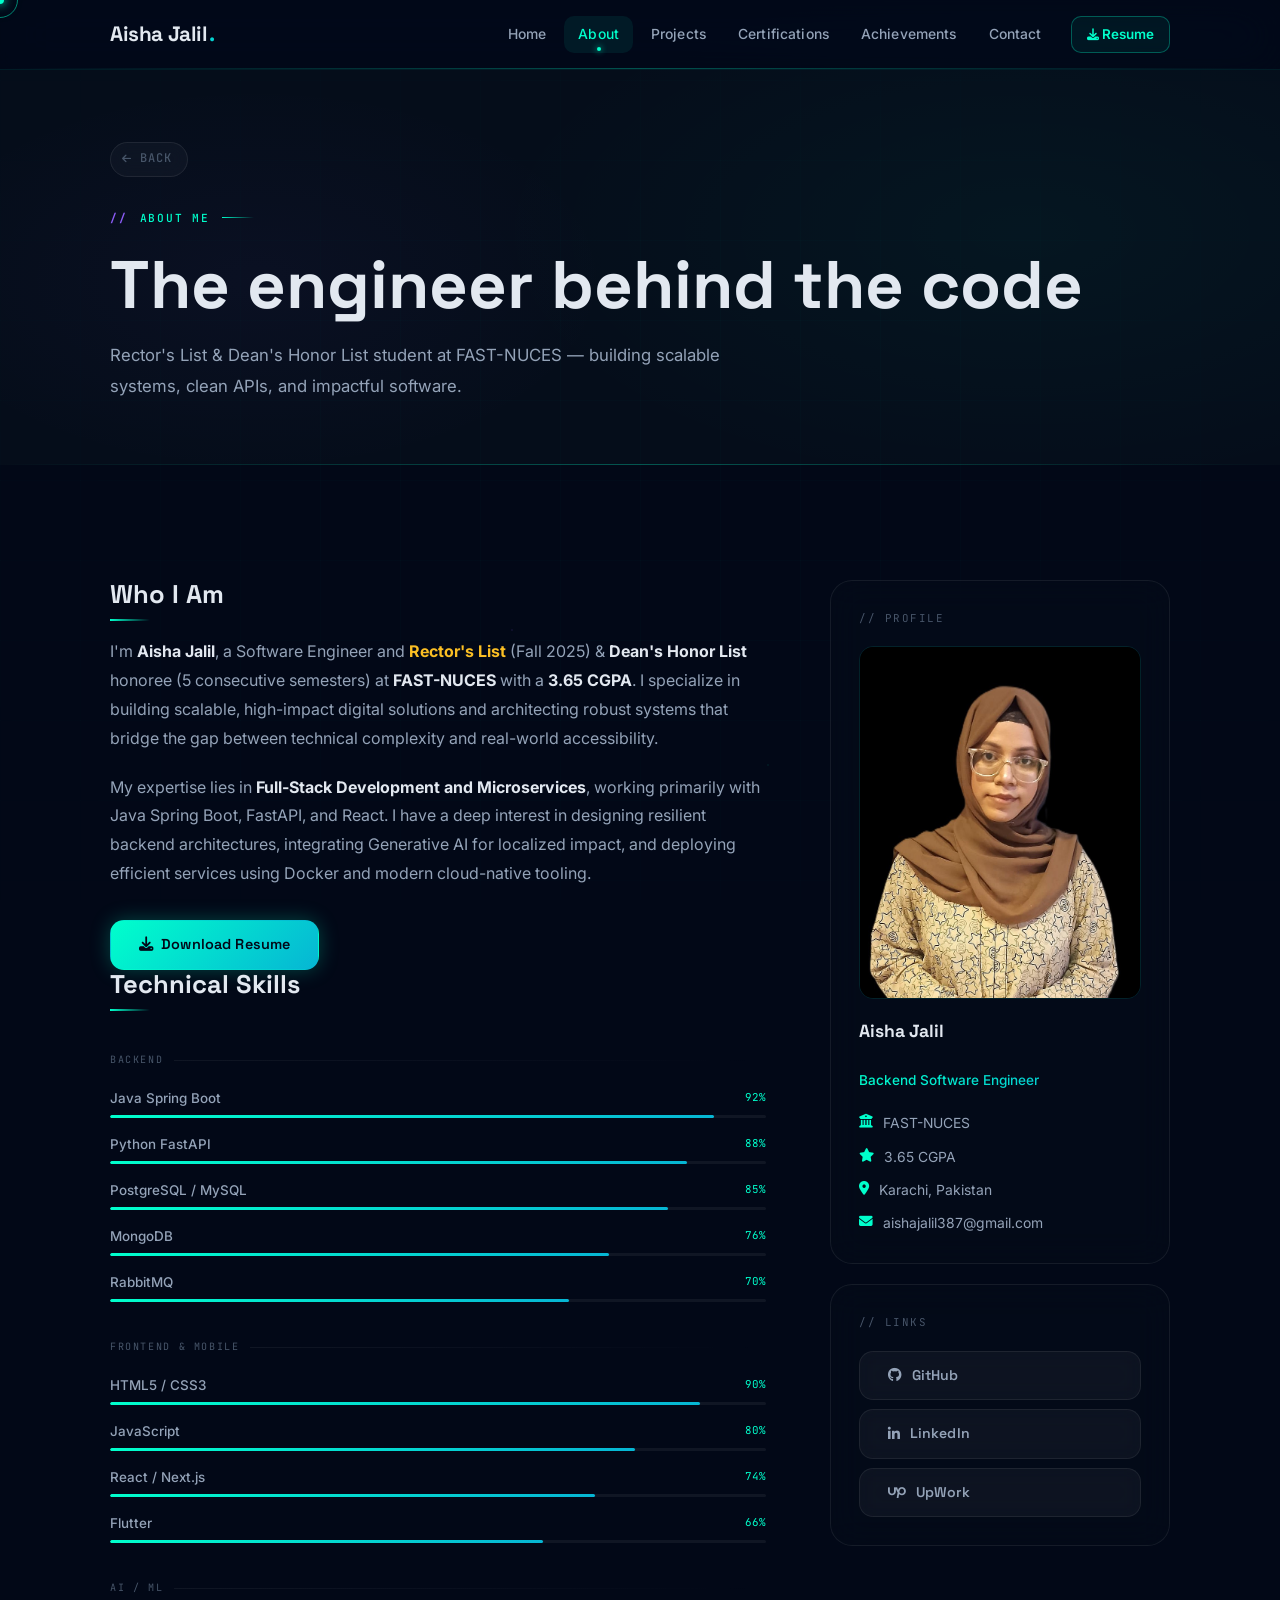
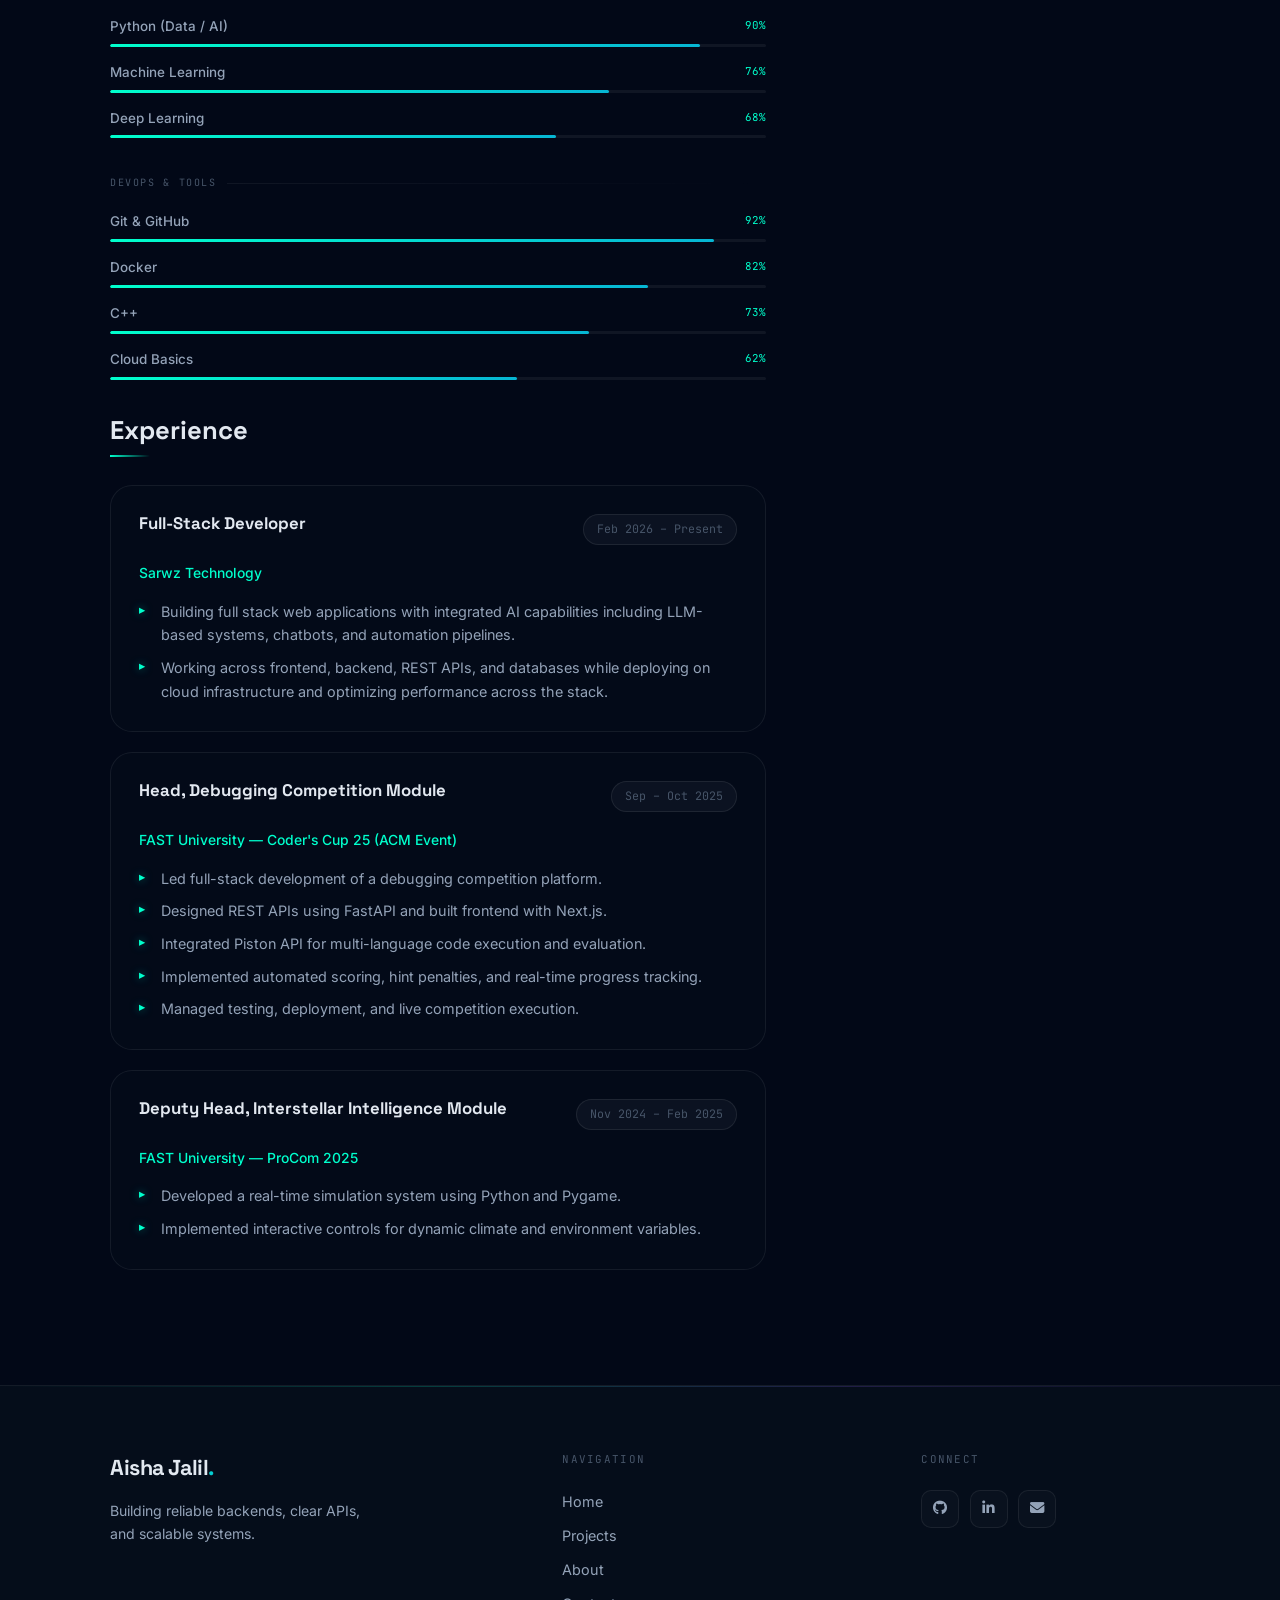
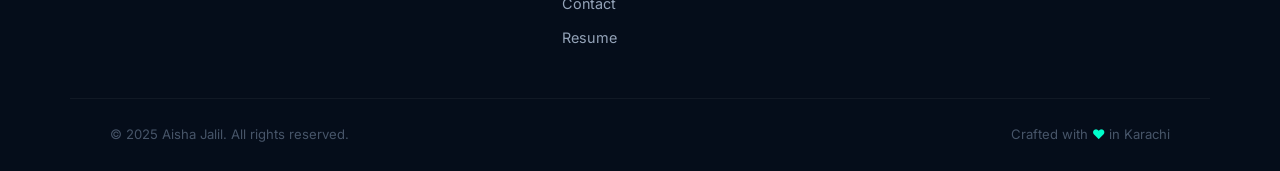
<file: portfolio-redesign/pages/about.html>
<!doctype html>
<html lang="en">
  <head>
    <meta charset="UTF-8" />
    <meta name="viewport" content="width=device-width, initial-scale=1.0" />
    <title>About | Aisha Jalil — Backend Software Engineer</title>
    <meta name="description" content="About Aisha Jalil — backend-focused software engineer specializing in Java Spring Boot, FastAPI, PostgreSQL, and scalable systems design." />
    <link rel="icon" type="image/svg+xml" href="../images/favicon.svg" />
    <meta property="og:title" content="About | Aisha Jalil" />
    <meta property="og:description" content="Rector's List &amp; Dean's Honor List engineer at FAST-NUCES — building scalable backend systems." />
    <meta property="og:type" content="website" />
    <link rel="preconnect" href="https://fonts.googleapis.com" />
    <link rel="preconnect" href="https://fonts.gstatic.com" crossorigin />
    <link href="https://fonts.googleapis.com/css2?family=Space+Grotesk:wght@300;400;500;600;700&family=Inter:wght@300;400;500;600;700&family=JetBrains+Mono:wght@400;500&display=swap" rel="stylesheet" />
    <link rel="stylesheet" href="https://cdnjs.cloudflare.com/ajax/libs/font-awesome/6.5.2/css/all.min.css" crossorigin="anonymous" />
    <link rel="stylesheet" href="../css/style.css" />
  </head>
  <body>

    <div class="cursor-dot" id="cursorDot"></div>
    <div class="cursor-ring" id="cursorRing"></div>

    <header class="site-header">
      <div class="container header-inner">
        <div class="logo"><a href="../index.html">Aisha Jalil<span class="accent">.</span></a></div>
        <button class="nav-toggle" aria-label="Toggle navigation"
          onclick="document.querySelector('.main-nav').classList.toggle('open')">
          <span></span><span></span><span></span>
        </button>
        <nav class="main-nav">
          <a class="nav-item" href="../index.html">Home</a>
          <a class="nav-item active" href="about.html">About</a>
          <a class="nav-item" href="projects.html">Projects</a>
          <a class="nav-item" href="certifications.html">Certifications</a>
          <a class="nav-item" href="achievements.html">Achievements</a>
          <a class="nav-item" href="contact.html">Contact</a>
          <a class="nav-item nav-resume" href="../resume/Aisha_Jalil_Resume.pdf" target="_blank" rel="noopener">
            <i class="fas fa-download" style="font-size:0.75rem"></i> Resume
          </a>
        </nav>
      </div>
    </header>

    <div class="page-hero">
      <div class="container">
        <a class="back-btn animate-fade-up delay-1" href="../index.html">
          <i class="fas fa-arrow-left"></i> Back
        </a>
        <div class="section-label animate-fade-up delay-1">About Me</div>
        <h1 class="animate-fade-up delay-2">The engineer behind the code</h1>
        <p class="animate-fade-up delay-3">
          Rector's List &amp; Dean's Honor List student at FAST-NUCES — building scalable systems, clean APIs, and impactful software.
        </p>
      </div>
    </div>

    <section class="about-body section-pad">
      <div class="container about-content-grid">

        <!-- Main Content -->
        <div class="about-text">
          <div class="reveal">
            <h2>Who I Am</h2>
            <p>
              I'm <strong style="color:var(--text)">Aisha Jalil</strong>, a Software Engineer and
              <strong style="color:#fbbf24">Rector's List</strong> (Fall 2025) &amp;
              <strong style="color:var(--text)">Dean's Honor List</strong> honoree (5 consecutive semesters) at
              <strong style="color:var(--text)">FAST-NUCES</strong> with a
              <strong style="color:var(--text)">3.65 CGPA</strong>. I specialize in building scalable,
              high-impact digital solutions and architecting robust systems that bridge the gap between
              technical complexity and real-world accessibility.
            </p>
            <p>
              My expertise lies in <strong style="color:var(--text)">Full-Stack Development and Microservices</strong>,
              working primarily with Java Spring Boot, FastAPI, and React. I have a deep interest in designing
              resilient backend architectures, integrating Generative AI for localized impact, and deploying
              efficient services using Docker and modern cloud-native tooling.
            </p>
            <a href="../resume/Aisha_Jalil_Resume.pdf" target="_blank" rel="noopener"
               class="btn cta-primary about-resume-btn">
              <i class="fas fa-download"></i> Download Resume
            </a>
          </div>

          <!-- Technical Skills -->
          <div class="reveal">
            <h2>Technical Skills</h2>
            <div class="skills-proficiency">

              <div class="skill-category">
                <p class="skill-category-title">Backend</p>
                <div class="skill-bar-item">
                  <div class="skill-bar-header"><span class="skill-bar-name">Java Spring Boot</span><span class="skill-bar-pct">92%</span></div>
                  <div class="skill-bar-track"><div class="skill-bar-fill" style="--pct:92%"></div></div>
                </div>
                <div class="skill-bar-item">
                  <div class="skill-bar-header"><span class="skill-bar-name">Python FastAPI</span><span class="skill-bar-pct">88%</span></div>
                  <div class="skill-bar-track"><div class="skill-bar-fill" style="--pct:88%"></div></div>
                </div>
                <div class="skill-bar-item">
                  <div class="skill-bar-header"><span class="skill-bar-name">PostgreSQL / MySQL</span><span class="skill-bar-pct">85%</span></div>
                  <div class="skill-bar-track"><div class="skill-bar-fill" style="--pct:85%"></div></div>
                </div>
                <div class="skill-bar-item">
                  <div class="skill-bar-header"><span class="skill-bar-name">MongoDB</span><span class="skill-bar-pct">76%</span></div>
                  <div class="skill-bar-track"><div class="skill-bar-fill" style="--pct:76%"></div></div>
                </div>
                <div class="skill-bar-item">
                  <div class="skill-bar-header"><span class="skill-bar-name">RabbitMQ</span><span class="skill-bar-pct">70%</span></div>
                  <div class="skill-bar-track"><div class="skill-bar-fill" style="--pct:70%"></div></div>
                </div>
              </div>

              <div class="skill-category">
                <p class="skill-category-title">Frontend &amp; Mobile</p>
                <div class="skill-bar-item">
                  <div class="skill-bar-header"><span class="skill-bar-name">HTML5 / CSS3</span><span class="skill-bar-pct">90%</span></div>
                  <div class="skill-bar-track"><div class="skill-bar-fill" style="--pct:90%"></div></div>
                </div>
                <div class="skill-bar-item">
                  <div class="skill-bar-header"><span class="skill-bar-name">JavaScript</span><span class="skill-bar-pct">80%</span></div>
                  <div class="skill-bar-track"><div class="skill-bar-fill" style="--pct:80%"></div></div>
                </div>
                <div class="skill-bar-item">
                  <div class="skill-bar-header"><span class="skill-bar-name">React / Next.js</span><span class="skill-bar-pct">74%</span></div>
                  <div class="skill-bar-track"><div class="skill-bar-fill" style="--pct:74%"></div></div>
                </div>
                <div class="skill-bar-item">
                  <div class="skill-bar-header"><span class="skill-bar-name">Flutter</span><span class="skill-bar-pct">66%</span></div>
                  <div class="skill-bar-track"><div class="skill-bar-fill" style="--pct:66%"></div></div>
                </div>
              </div>

              <div class="skill-category">
                <p class="skill-category-title">AI / ML</p>
                <div class="skill-bar-item">
                  <div class="skill-bar-header"><span class="skill-bar-name">Python (Data / AI)</span><span class="skill-bar-pct">90%</span></div>
                  <div class="skill-bar-track"><div class="skill-bar-fill" style="--pct:90%"></div></div>
                </div>
                <div class="skill-bar-item">
                  <div class="skill-bar-header"><span class="skill-bar-name">Machine Learning</span><span class="skill-bar-pct">76%</span></div>
                  <div class="skill-bar-track"><div class="skill-bar-fill" style="--pct:76%"></div></div>
                </div>
                <div class="skill-bar-item">
                  <div class="skill-bar-header"><span class="skill-bar-name">Deep Learning</span><span class="skill-bar-pct">68%</span></div>
                  <div class="skill-bar-track"><div class="skill-bar-fill" style="--pct:68%"></div></div>
                </div>
              </div>

              <div class="skill-category">
                <p class="skill-category-title">DevOps &amp; Tools</p>
                <div class="skill-bar-item">
                  <div class="skill-bar-header"><span class="skill-bar-name">Git &amp; GitHub</span><span class="skill-bar-pct">92%</span></div>
                  <div class="skill-bar-track"><div class="skill-bar-fill" style="--pct:92%"></div></div>
                </div>
                <div class="skill-bar-item">
                  <div class="skill-bar-header"><span class="skill-bar-name">Docker</span><span class="skill-bar-pct">82%</span></div>
                  <div class="skill-bar-track"><div class="skill-bar-fill" style="--pct:82%"></div></div>
                </div>
                <div class="skill-bar-item">
                  <div class="skill-bar-header"><span class="skill-bar-name">C++</span><span class="skill-bar-pct">73%</span></div>
                  <div class="skill-bar-track"><div class="skill-bar-fill" style="--pct:73%"></div></div>
                </div>
                <div class="skill-bar-item">
                  <div class="skill-bar-header"><span class="skill-bar-name">Cloud Basics</span><span class="skill-bar-pct">62%</span></div>
                  <div class="skill-bar-track"><div class="skill-bar-fill" style="--pct:62%"></div></div>
                </div>
              </div>

            </div>
          </div>

          <!-- Experience -->
          <div class="reveal">
            <h2>Experience</h2>
            <div class="experience-list">
              <article class="experience-item">
                <div class="exp-header">
                  <h3>Full-Stack Developer</h3>
                  <span class="exp-badge">Feb 2026 – Present</span>
                </div>
                <p class="exp-company">Sarwz Technology</p>
                <ul class="exp-bullets">
                  <li>Building full stack web applications with integrated AI capabilities including LLM-based systems, chatbots, and automation pipelines.</li>
                  <li>Working across frontend, backend, REST APIs, and databases while deploying on cloud infrastructure and optimizing performance across the stack.</li>
                </ul>
              </article>

              <article class="experience-item">
                <div class="exp-header">
                  <h3>Head, Debugging Competition Module</h3>
                  <span class="exp-badge">Sep – Oct 2025</span>
                </div>
                <p class="exp-company">FAST University — Coder's Cup 25 (ACM Event)</p>
                <ul class="exp-bullets">
                  <li>Led full-stack development of a debugging competition platform.</li>
                  <li>Designed REST APIs using FastAPI and built frontend with Next.js.</li>
                  <li>Integrated Piston API for multi-language code execution and evaluation.</li>
                  <li>Implemented automated scoring, hint penalties, and real-time progress tracking.</li>
                  <li>Managed testing, deployment, and live competition execution.</li>
                </ul>
              </article>

              <article class="experience-item">
                <div class="exp-header">
                  <h3>Deputy Head, Interstellar Intelligence Module</h3>
                  <span class="exp-badge">Nov 2024 – Feb 2025</span>
                </div>
                <p class="exp-company">FAST University — ProCom 2025</p>
                <ul class="exp-bullets">
                  <li>Developed a real-time simulation system using Python and Pygame.</li>
                  <li>Implemented interactive controls for dynamic climate and environment variables.</li>
                </ul>
              </article>
            </div>
          </div>
        </div>

        <!-- Sidebar -->
        <div class="about-sidebar">
          <div class="sidebar-card reveal">
            <p class="sidebar-card-title">// Profile</p>
            <img class="sidebar-profile-img" src="../images/profile.jpg" alt="Aisha Jalil" />
            <p class="sidebar-name">Aisha Jalil</p>
            <p class="sidebar-role">Backend Software Engineer</p>
            <div class="sidebar-info">
              <div class="sidebar-info-item">
                <i class="fas fa-university"></i><span>FAST-NUCES</span>
              </div>
              <div class="sidebar-info-item">
                <i class="fas fa-star"></i><span>3.65 CGPA</span>
              </div>
              <div class="sidebar-info-item">
                <i class="fas fa-map-marker-alt"></i><span>Karachi, Pakistan</span>
              </div>
              <div class="sidebar-info-item">
                <i class="fas fa-envelope"></i><span>aishajalil387@gmail.com</span>
              </div>
            </div>
          </div>

          <div class="sidebar-card reveal">
            <p class="sidebar-card-title">// Links</p>
            <div style="display:flex;flex-direction:column;gap:0.6rem">
              <a href="https://github.com/AishaJalil" target="_blank" class="btn cta-ghost"
                 style="justify-content:flex-start;gap:0.6rem">
                <i class="fab fa-github"></i> GitHub
              </a>
              <a href="https://www.linkedin.com/in/aisha-jalil" target="_blank" class="btn cta-ghost"
                 style="justify-content:flex-start;gap:0.6rem">
                <i class="fab fa-linkedin-in"></i> LinkedIn
              </a>
              <a href="https://www.upwork.com/freelancers/~01e3a2f156e42651ad?viewMode=1" target="_blank" class="btn cta-ghost"
                 style="justify-content:flex-start;gap:0.6rem">
                <i class="fab fa-upwork"></i> UpWork
              </a>
            </div>
          </div>
        </div>
      </div>
    </section>

    <footer class="site-footer">
      <div class="container footer-grid">
        <div class="footer-brand">
          <a class="footer-logo" href="../index.html">Aisha Jalil<span class="accent">.</span></a>
          <p class="footer-tagline">Building reliable backends, clear APIs, and scalable systems.</p>
        </div>
        <nav>
          <p class="footer-nav-title">Navigation</p>
          <div class="footer-nav">
            <a href="../index.html">Home</a>
            <a href="projects.html">Projects</a>
            <a href="about.html">About</a>
            <a href="contact.html">Contact</a>
            <a href="../resume/Aisha_Jalil_Resume.pdf" target="_blank" rel="noopener">Resume</a>
          </div>
        </nav>
        <div>
          <p class="footer-social-title">Connect</p>
          <div class="footer-social-links">
            <a class="footer-social-link" href="https://github.com/AishaJalil" target="_blank" aria-label="GitHub"><i class="fab fa-github"></i></a>
            <a class="footer-social-link" href="https://www.linkedin.com/in/aisha-jalil" target="_blank" aria-label="LinkedIn"><i class="fab fa-linkedin-in"></i></a>
            <a class="footer-social-link" href="mailto:aishajalil387@gmail.com" aria-label="Email"><i class="fas fa-envelope"></i></a>
          </div>
        </div>
      </div>
      <div class="container footer-bottom">
        <p>&copy; 2025 Aisha Jalil. All rights reserved.</p>
        <p class="footer-bottom-right">Crafted with <span class="accent">♥</span> in Karachi</p>
      </div>
    </footer>

    <script>
      const dot = document.getElementById('cursorDot');
      const ring = document.getElementById('cursorRing');
      let mx=0,my=0,rx=0,ry=0;
      document.addEventListener('mousemove',e=>{mx=e.clientX;my=e.clientY;dot.style.left=mx+'px';dot.style.top=my+'px';});
      (function tick(){rx+=(mx-rx)*0.12;ry+=(my-ry)*0.12;ring.style.left=rx+'px';ring.style.top=ry+'px';requestAnimationFrame(tick);})();

      const observer = new IntersectionObserver((entries) => {
        entries.forEach(el => { if (el.isIntersecting) el.target.classList.add('visible'); });
      }, { threshold: 0.1, rootMargin: '0px 0px -40px 0px' });
      document.querySelectorAll('.reveal').forEach(el => observer.observe(el));

      // ─── Holographic Shimmer on sidebar cards ───────────────
      document.querySelectorAll('.sidebar-card').forEach(card => {
        const s = document.createElement('span');
        s.className = 'card-shimmer';
        card.appendChild(s);
        card.addEventListener('mousemove', e => {
          const r = card.getBoundingClientRect();
          s.style.setProperty('--cx', ((e.clientX - r.left) / r.width * 100).toFixed(1) + '%');
          s.style.setProperty('--cy', ((e.clientY - r.top) / r.height * 100).toFixed(1) + '%');
          s.classList.add('active');
        });
        card.addEventListener('mouseleave', () => s.classList.remove('active'));
      });

      // ─── Skill bar fill animation ────────────────────────────
      const barObs = new IntersectionObserver(entries => {
        entries.forEach(e => {
          if (!e.isIntersecting) return;
          e.target.querySelectorAll('.skill-bar-fill').forEach(b => b.classList.add('animated'));
          barObs.unobserve(e.target);
        });
      }, { threshold: 0.25 });
      document.querySelectorAll('.skill-category').forEach(el => barObs.observe(el));

      // ─── Page fade transition ────────────────────────────────
      (function() {
        document.body.style.opacity = '0';
        window.addEventListener('load', () => { document.body.style.opacity = '1'; });
        window.addEventListener('pageshow', e => { if (e.persisted) document.body.style.opacity = '1'; });
        document.addEventListener('click', e => {
          const a = e.target.closest('a[href]');
          if (!a) return;
          const href = a.getAttribute('href') || '';
          if (!href || href.startsWith('#') || href.startsWith('mailto:') || href.endsWith('.pdf')) return;
          if (a.target === '_blank' || a.download) return;
          if (e.metaKey || e.ctrlKey || e.shiftKey) return;
          try { if (new URL(a.href, location.href).hostname !== location.hostname && location.hostname !== '') return; }
          catch(_) { return; }
          e.preventDefault();
          document.body.style.opacity = '0';
          setTimeout(() => { location.href = a.href; }, 290);
        });
      })();
    </script>
  </body>
</html>
</file>
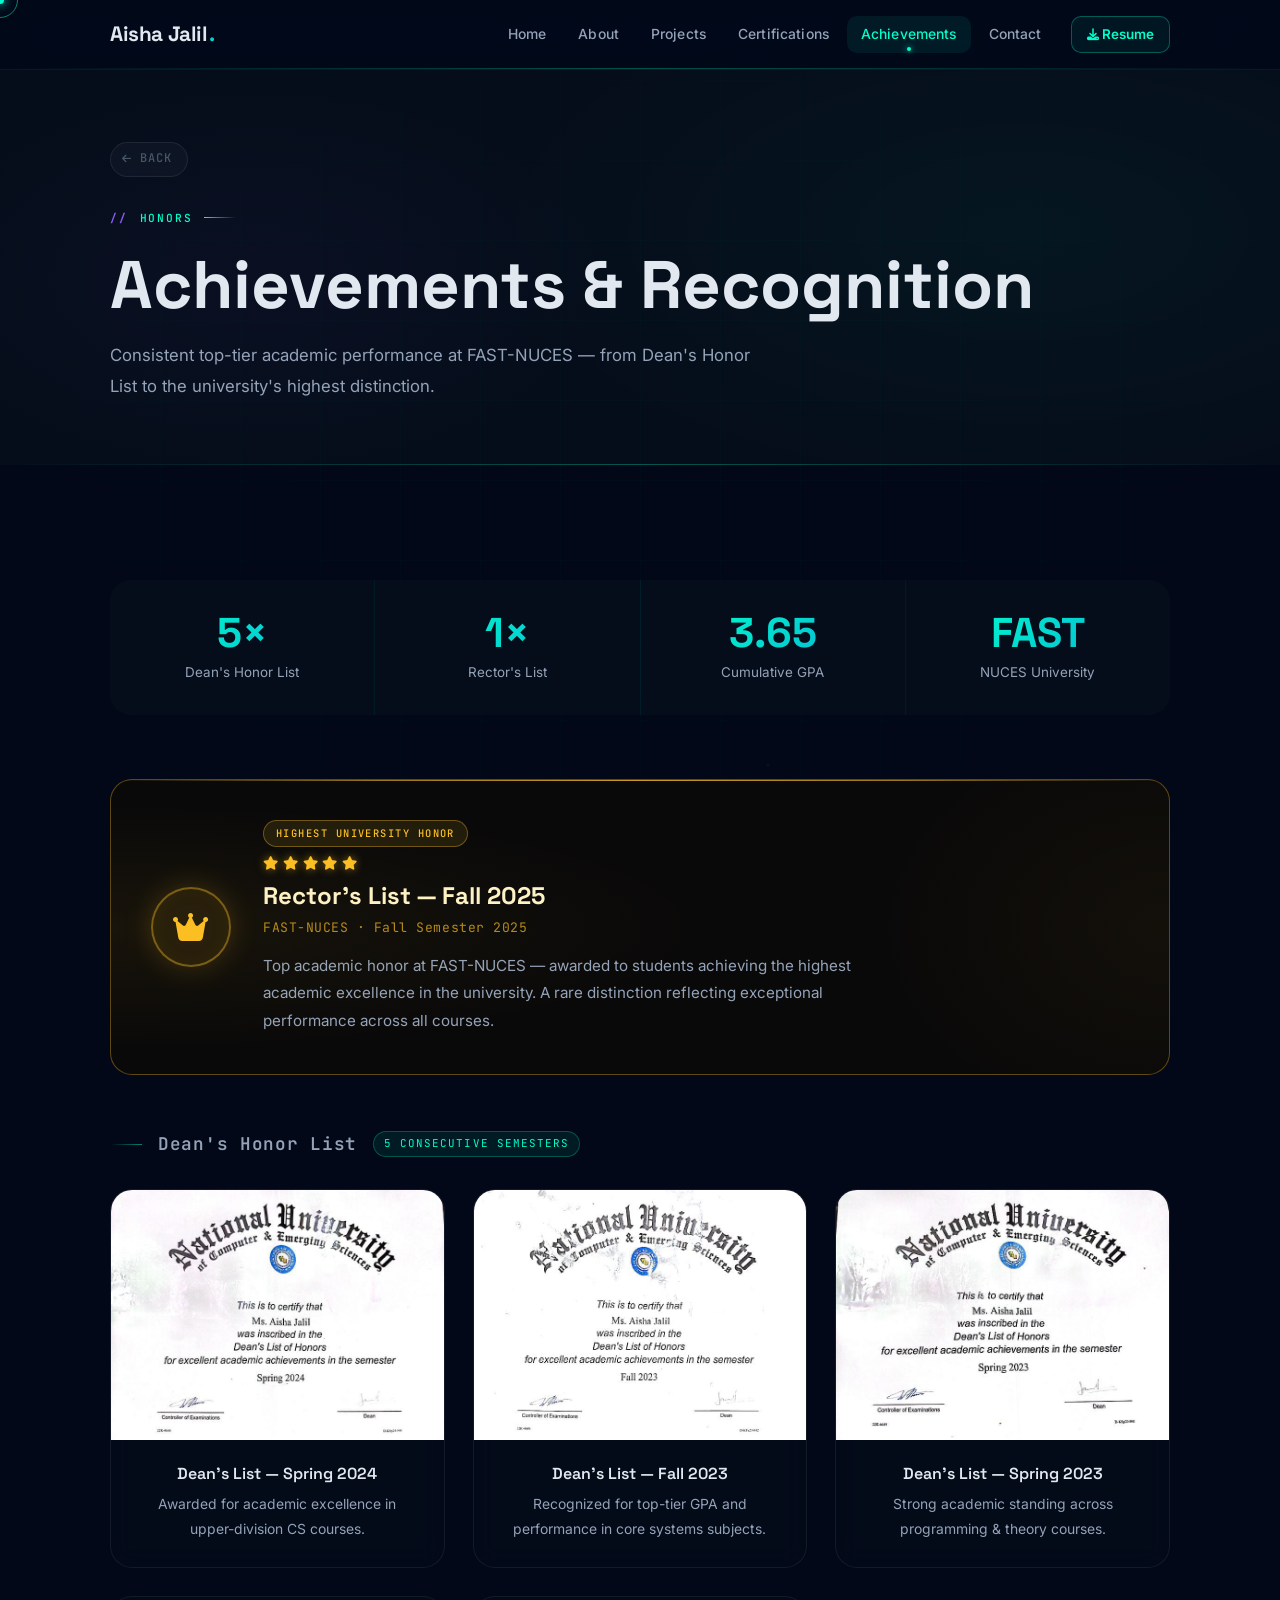
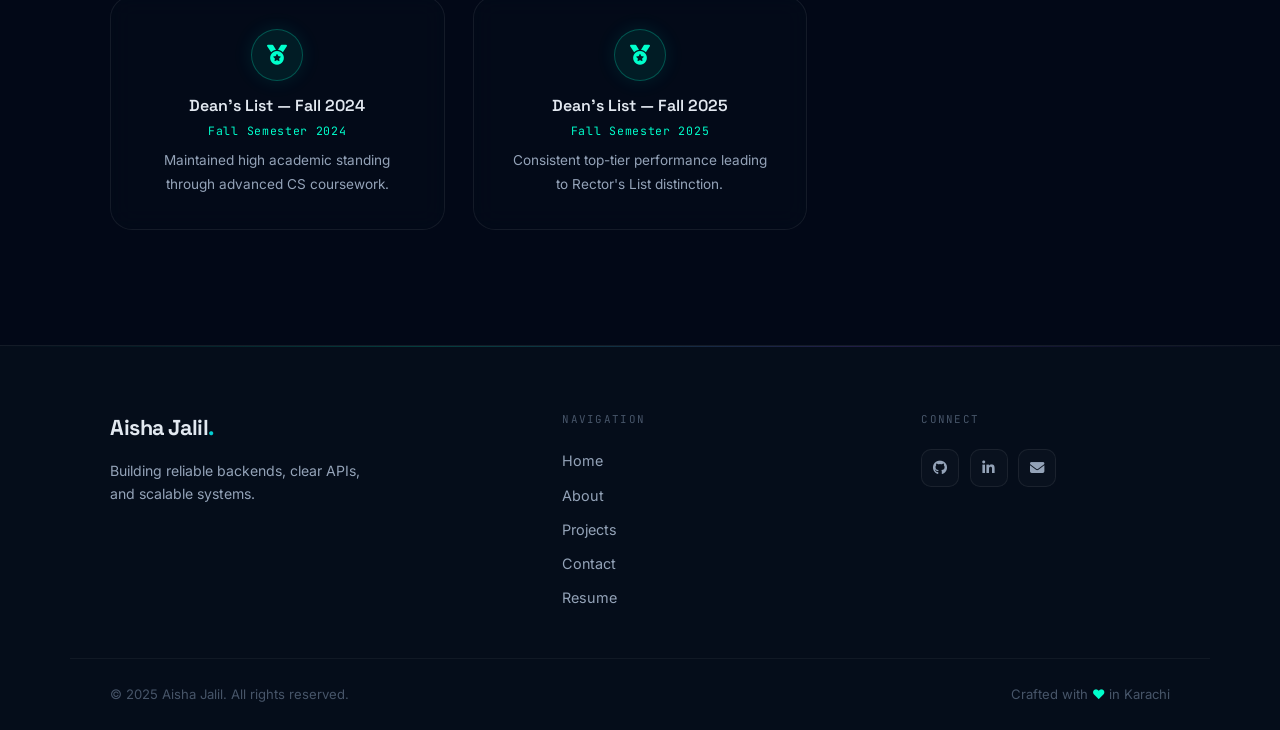
<file: portfolio-redesign/pages/achievements.html>
<!doctype html>
<html lang="en">
  <head>
    <meta charset="UTF-8" />
    <meta name="viewport" content="width=device-width, initial-scale=1.0" />
    <title>Achievements | Aisha Jalil</title>
    <meta name="description" content="Rector's List, Dean's List, and academic honors achieved by Aisha Jalil at FAST University." />
    <link rel="preconnect" href="https://fonts.googleapis.com" />
    <link rel="preconnect" href="https://fonts.gstatic.com" crossorigin />
    <link href="https://fonts.googleapis.com/css2?family=Space+Grotesk:wght@300;400;500;600;700&family=Inter:wght@300;400;500;600;700&family=JetBrains+Mono:wght@400;500&display=swap" rel="stylesheet" />
    <link rel="stylesheet" href="https://cdnjs.cloudflare.com/ajax/libs/font-awesome/6.5.2/css/all.min.css" crossorigin="anonymous" />
    <link rel="stylesheet" href="../css/style.css" />
    <style>
      /* ── Rector's List special card ──────────────────────── */
      .rector-card {
        background: rgba(15, 10, 5, 0.7);
        border: 1px solid rgba(251, 191, 36, 0.35);
        border-radius: var(--radius-lg);
        padding: 2.5rem;
        display: flex; gap: 2rem; align-items: center;
        backdrop-filter: blur(20px);
        position: relative; overflow: hidden;
        transition: all 0.4s ease;
        margin-bottom: 3.5rem;
      }
      .rector-card::before {
        content: '';
        position: absolute; inset: 0;
        background: radial-gradient(ellipse 80% 60% at 0% 50%, rgba(251,191,36,0.06) 0%, transparent 70%),
                    radial-gradient(ellipse 40% 100% at 100% 50%, rgba(251,191,36,0.04) 0%, transparent 70%);
        pointer-events: none;
      }
      .rector-card::after {
        content: '';
        position: absolute; top: 0; left: 0; right: 0; height: 1px;
        background: linear-gradient(90deg, transparent, rgba(251,191,36,0.6), rgba(251,191,36,0.8), rgba(251,191,36,0.6), transparent);
      }
      .rector-card:hover {
        border-color: rgba(251,191,36,0.6);
        transform: translateY(-4px);
        box-shadow: 0 24px 60px rgba(0,0,0,0.5), 0 0 40px rgba(251,191,36,0.08);
      }
      .rector-icon-wrap {
        flex-shrink: 0;
        width: 80px; height: 80px; border-radius: 50%;
        background: rgba(251,191,36,0.08);
        border: 2px solid rgba(251,191,36,0.4);
        display: flex; align-items: center; justify-content: center;
        font-size: 2rem; color: #fbbf24;
        box-shadow: 0 0 30px rgba(251,191,36,0.2), inset 0 0 20px rgba(251,191,36,0.05);
        animation: rector-pulse 3s ease-in-out infinite;
      }
      @keyframes rector-pulse {
        0%, 100% { box-shadow: 0 0 20px rgba(251,191,36,0.2); }
        50%       { box-shadow: 0 0 40px rgba(251,191,36,0.4), 0 0 80px rgba(251,191,36,0.1); }
      }
      .rector-body {}
      .rector-badge-row {
        display: flex; align-items: center; gap: 0.75rem; margin-bottom: 0.6rem;
      }
      .rector-badge {
        font-family: var(--font-mono); font-size: 0.65rem; font-weight: 500;
        letter-spacing: 0.14em; text-transform: uppercase;
        padding: 0.25rem 0.75rem; border-radius: var(--radius-pill);
        background: rgba(251,191,36,0.1);
        border: 1px solid rgba(251,191,36,0.35);
        color: #fbbf24;
      }
      .rector-card h2 {
        font-size: 1.5rem; font-weight: 700; color: #fef3c7; margin-bottom: 0.4rem;
        font-family: var(--font-display);
      }
      .rector-card .rector-semester {
        font-family: var(--font-mono); font-size: 0.82rem; color: rgba(251,191,36,0.7);
        margin-bottom: 0.75rem; letter-spacing: 0.04em;
      }
      .rector-card p {
        font-size: 0.95rem; color: var(--text-2); max-width: 60ch; margin-bottom: 0;
      }
      .rector-stars {
        display: flex; gap: 0.3rem; margin-bottom: 0.75rem;
      }
      .rector-stars i { color: #fbbf24; font-size: 0.85rem; filter: drop-shadow(0 0 4px rgba(251,191,36,0.5)); }

      /* ── Dean's List section header ──────────────────────── */
      .deans-section-title {
        display: flex; align-items: center; gap: 1rem; margin-bottom: 2rem;
      }
      .deans-section-title h3 {
        font-size: 1.1rem; color: var(--text-2); font-weight: 600;
        font-family: var(--font-mono); letter-spacing: 0.04em;
      }
      .deans-section-title::before {
        content: ''; width: 32px; height: 1px;
        background: linear-gradient(90deg, transparent, rgba(0,255,204,0.5));
      }
      .deans-section-title .badge-5x {
        font-family: var(--font-mono); font-size: 0.68rem;
        padding: 0.2rem 0.6rem; border-radius: var(--radius-pill);
        background: rgba(0,255,204,0.08);
        border: 1px solid rgba(0,255,204,0.25);
        color: var(--accent); letter-spacing: 0.1em;
      }

      /* ── Achievement icon cards (no image) ───────────────── */
      .ach-icon-card {
        background: rgba(5,13,26,0.5);
        border: 1px solid rgba(255,255,255,0.07);
        border-radius: var(--radius-lg); padding: 2rem;
        text-align: center; transition: all var(--trans);
        display: flex; flex-direction: column; align-items: center;
        backdrop-filter: blur(12px);
        position: relative; overflow: hidden;
      }
      .ach-icon-card::after {
        content: '';
        position: absolute; inset: 0;
        background: radial-gradient(circle at 50% 0%, rgba(0,255,204,0.05) 0%, transparent 70%);
        opacity: 0; transition: opacity 0.3s ease;
      }
      .ach-icon-card:hover { border-color: rgba(0,255,204,0.25); transform: translateY(-5px); }
      .ach-icon-card:hover::after { opacity: 1; }
      .ach-icon-card .ach-icon {
        width: 52px; height: 52px; border-radius: 50%;
        background: rgba(0,255,204,0.08); border: 1px solid rgba(0,255,204,0.25);
        display: flex; align-items: center; justify-content: center;
        font-size: 1.25rem; color: var(--accent); margin-bottom: 1rem;
        box-shadow: 0 0 20px rgba(0,255,204,0.1); position: relative; z-index: 1;
      }
      .ach-icon-card h3 { font-size: 1rem; color: var(--text); margin-bottom: 0.3rem; position: relative; z-index: 1; font-family: var(--font-display); }
      .ach-icon-card .ach-sem { font-family: var(--font-mono); font-size: 0.72rem; color: var(--accent); margin-bottom: 0.5rem; position: relative; z-index: 1; letter-spacing: 0.06em; }
      .ach-icon-card p { font-size: 0.85rem; color: var(--text-2); margin-bottom: 0; position: relative; z-index: 1; }

      @media (max-width: 640px) {
        .rector-card { flex-direction: column; text-align: center; }
        .rector-icon-wrap { margin: 0 auto; }
      }
    </style>
  </head>
  <body>

    <div class="cursor-dot" id="cursorDot"></div>
    <div class="cursor-ring" id="cursorRing"></div>

    <header class="site-header">
      <div class="container header-inner">
        <div class="logo"><a href="../index.html">Aisha Jalil<span class="accent">.</span></a></div>
        <button class="nav-toggle" aria-label="Toggle navigation"
          onclick="document.querySelector('.main-nav').classList.toggle('open')">
          <span></span><span></span><span></span>
        </button>
        <nav class="main-nav">
          <a class="nav-item" href="../index.html">Home</a>
          <a class="nav-item" href="about.html">About</a>
          <a class="nav-item" href="projects.html">Projects</a>
          <a class="nav-item" href="certifications.html">Certifications</a>
          <a class="nav-item active" href="achievements.html">Achievements</a>
          <a class="nav-item" href="contact.html">Contact</a>
          <a class="nav-item nav-resume" href="../resume/Aisha_Jalil_Resume.pdf" target="_blank" rel="noopener">
            <i class="fas fa-download" style="font-size:0.75rem"></i> Resume
          </a>
        </nav>
      </div>
    </header>

    <div class="page-hero">
      <div class="container">
        <a class="back-btn animate-fade-up delay-1" href="../index.html">
          <i class="fas fa-arrow-left"></i> Back
        </a>
        <div class="section-label animate-fade-up delay-1">Honors</div>
        <h1 class="animate-fade-up delay-2">Achievements &amp; Recognition</h1>
        <p class="animate-fade-up delay-3">
          Consistent top-tier academic performance at FAST-NUCES — from Dean's Honor List to the university's highest distinction.
        </p>
      </div>
    </div>

    <section class="section-pad" style="background:var(--bg)">
      <div class="container">

        <!-- Stats bar -->
        <div class="achievements-stats reveal">
          <div class="stat-block">
            <div class="stat-block-num" data-count="5" data-suffix="×">5×</div>
            <div class="stat-block-label">Dean's Honor List</div>
          </div>
          <div class="stat-block">
            <div class="stat-block-num">1×</div>
            <div class="stat-block-label">Rector's List</div>
          </div>
          <div class="stat-block">
            <div class="stat-block-num" data-count="3.65">3.65</div>
            <div class="stat-block-label">Cumulative GPA</div>
          </div>
          <div class="stat-block">
            <div class="stat-block-num">FAST</div>
            <div class="stat-block-label">NUCES University</div>
          </div>
        </div>

        <!-- ── Rector's List (top honor) ──────────────────── -->
        <div class="reveal">
          <div class="rector-card">
            <div class="rector-icon-wrap">
              <i class="fas fa-crown"></i>
            </div>
            <div class="rector-body">
              <div class="rector-badge-row">
                <span class="rector-badge">Highest University Honor</span>
              </div>
              <div class="rector-stars">
                <i class="fas fa-star"></i><i class="fas fa-star"></i><i class="fas fa-star"></i>
                <i class="fas fa-star"></i><i class="fas fa-star"></i>
              </div>
              <h2>Rector's List — Fall 2025</h2>
              <p class="rector-semester">FAST-NUCES · Fall Semester 2025</p>
              <p>
                Top academic honor at FAST-NUCES — awarded to students achieving the highest
                academic excellence in the university. A rare distinction reflecting exceptional
                performance across all courses.
              </p>
            </div>
          </div>
        </div>

        <!-- ── Dean's List ────────────────────────────────── -->
        <div class="deans-section-title">
          <h3>Dean's Honor List</h3>
          <span class="badge-5x">5 CONSECUTIVE SEMESTERS</span>
        </div>

        <div class="achievements-page-grid">

          <!-- Existing image cards for first 3 -->
          <div class="ach-page-card reveal">
            <img src="../images/a1.jpg" alt="Dean's List Spring 2024" />
            <div class="ach-page-content">
              <h3>Dean's List — Spring 2024</h3>
              <p>Awarded for academic excellence in upper-division CS courses.</p>
            </div>
          </div>

          <div class="ach-page-card reveal">
            <img src="../images/a2.jpg" alt="Dean's List Fall 2023" />
            <div class="ach-page-content">
              <h3>Dean's List — Fall 2023</h3>
              <p>Recognized for top-tier GPA and performance in core systems subjects.</p>
            </div>
          </div>

          <div class="ach-page-card reveal">
            <img src="../images/a3.jpg" alt="Dean's List Spring 2023" />
            <div class="ach-page-content">
              <h3>Dean's List — Spring 2023</h3>
              <p>Strong academic standing across programming &amp; theory courses.</p>
            </div>
          </div>

          <!-- Icon cards for entries without images -->
          <div class="ach-icon-card reveal">
            <div class="ach-icon"><i class="fas fa-medal"></i></div>
            <h3>Dean's List — Fall 2024</h3>
            <div class="ach-sem">Fall Semester 2024</div>
            <p>Maintained high academic standing through advanced CS coursework.</p>
          </div>

          <div class="ach-icon-card reveal">
            <div class="ach-icon"><i class="fas fa-medal"></i></div>
            <h3>Dean's List — Fall 2025</h3>
            <div class="ach-sem">Fall Semester 2025</div>
            <p>Consistent top-tier performance leading to Rector's List distinction.</p>
          </div>

        </div>

      </div>
    </section>

    <footer class="site-footer">
      <div class="container footer-grid">
        <div class="footer-brand">
          <a class="footer-logo" href="../index.html">Aisha Jalil<span class="accent">.</span></a>
          <p class="footer-tagline">Building reliable backends, clear APIs, and scalable systems.</p>
        </div>
        <nav>
          <p class="footer-nav-title">Navigation</p>
          <div class="footer-nav">
            <a href="../index.html">Home</a>
            <a href="about.html">About</a>
            <a href="projects.html">Projects</a>
            <a href="contact.html">Contact</a>
            <a href="../resume/Aisha_Jalil_Resume.pdf" target="_blank" rel="noopener">Resume</a>
          </div>
        </nav>
        <div>
          <p class="footer-social-title">Connect</p>
          <div class="footer-social-links">
            <a class="footer-social-link" href="https://github.com/AishaJalil" target="_blank" aria-label="GitHub"><i class="fab fa-github"></i></a>
            <a class="footer-social-link" href="https://www.linkedin.com/in/aisha-jalil" target="_blank" aria-label="LinkedIn"><i class="fab fa-linkedin-in"></i></a>
            <a class="footer-social-link" href="mailto:aishajalil387@gmail.com" aria-label="Email"><i class="fas fa-envelope"></i></a>
          </div>
        </div>
      </div>
      <div class="container footer-bottom">
        <p>&copy; 2025 Aisha Jalil. All rights reserved.</p>
        <p class="footer-bottom-right">Crafted with <span class="accent">♥</span> in Karachi</p>
      </div>
    </footer>

    <script>
      const dot = document.getElementById('cursorDot');
      const ring = document.getElementById('cursorRing');
      let mx=0,my=0,rx=0,ry=0;
      document.addEventListener('mousemove',e=>{mx=e.clientX;my=e.clientY;dot.style.left=mx+'px';dot.style.top=my+'px';});
      (function tick(){rx+=(mx-rx)*0.12;ry+=(my-ry)*0.12;ring.style.left=rx+'px';ring.style.top=ry+'px';requestAnimationFrame(tick);})();

      const observer = new IntersectionObserver((entries) => {
        entries.forEach(el => { if (el.isIntersecting) el.target.classList.add('visible'); });
      }, { threshold: 0.1 });
      document.querySelectorAll('.reveal').forEach(el => observer.observe(el));

      // ─── 3D Tilt + Holographic Shimmer ────────────────────────
      document.querySelectorAll('.ach-page-card, .rector-card').forEach(card => {
        card.addEventListener('mousemove', e => {
          const r = card.getBoundingClientRect();
          const x = (e.clientX - r.left) / r.width - 0.5;
          const y = (e.clientY - r.top) / r.height - 0.5;
          card.style.transform = `perspective(900px) rotateY(${x * 9}deg) rotateX(${-y * 6}deg) translateY(-4px)`;
          card.style.transition = 'none';
        });
        card.addEventListener('mouseleave', () => {
          card.style.transform = '';
          card.style.transition = 'transform 0.5s cubic-bezier(0.16,1,0.3,1), border-color 0.3s ease, box-shadow 0.3s ease';
        });
        const s = document.createElement('span');
        s.className = 'card-shimmer';
        card.appendChild(s);
        card.addEventListener('mousemove', e => {
          const r = card.getBoundingClientRect();
          s.style.setProperty('--cx', ((e.clientX - r.left) / r.width * 100).toFixed(1) + '%');
          s.style.setProperty('--cy', ((e.clientY - r.top) / r.height * 100).toFixed(1) + '%');
          s.classList.add('active');
        });
        card.addEventListener('mouseleave', () => s.classList.remove('active'));
      });

      // ─── Page fade transition ────────────────────────────────
      (function() {
        document.body.style.opacity = '0';
        window.addEventListener('load', () => { document.body.style.opacity = '1'; });
        window.addEventListener('pageshow', e => { if (e.persisted) document.body.style.opacity = '1'; });
        document.addEventListener('click', e => {
          const a = e.target.closest('a[href]');
          if (!a) return;
          const href = a.getAttribute('href') || '';
          if (!href || href.startsWith('#') || href.startsWith('mailto:') || href.endsWith('.pdf')) return;
          if (a.target === '_blank' || a.download) return;
          if (e.metaKey || e.ctrlKey || e.shiftKey) return;
          try { if (new URL(a.href, location.href).hostname !== location.hostname && location.hostname !== '') return; }
          catch(_) { return; }
          e.preventDefault();
          document.body.style.opacity = '0';
          setTimeout(() => { location.href = a.href; }, 290);
        });
      })();
    </script>
  </body>
</html>
</file>
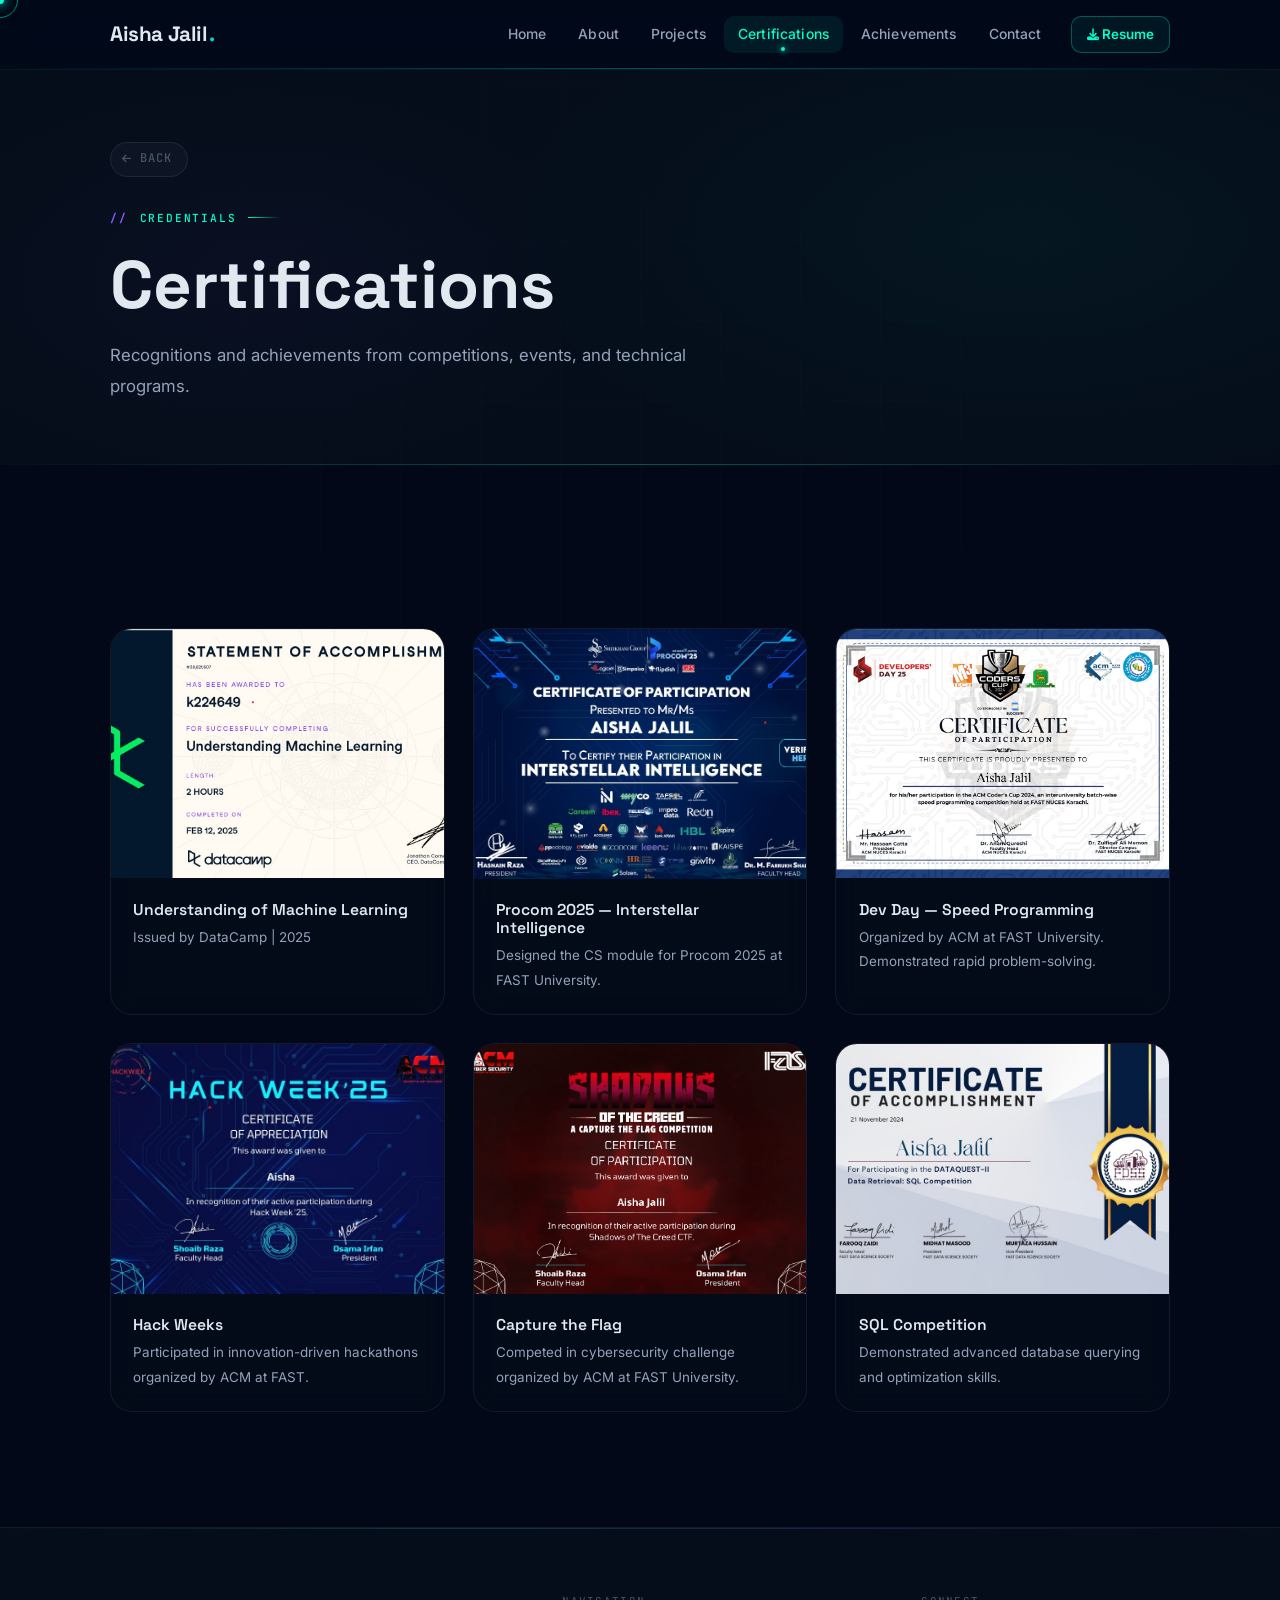
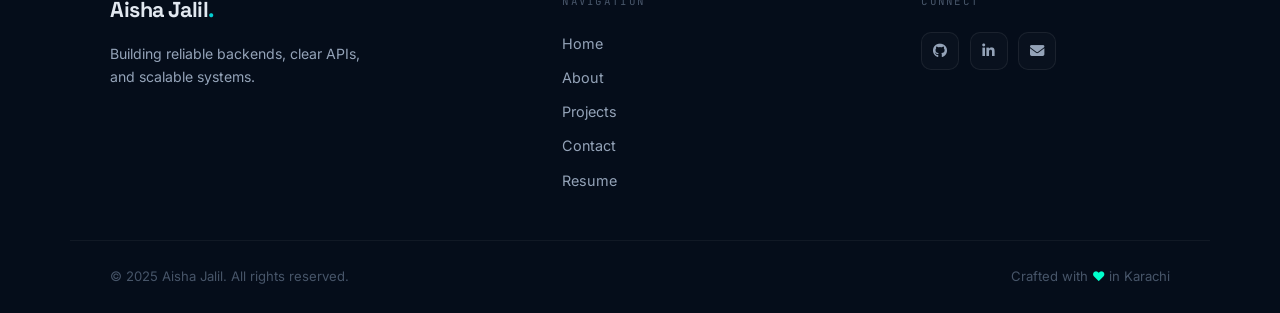
<file: portfolio-redesign/pages/certifications.html>
<!DOCTYPE html>
<html lang="en">
<head>
  <meta charset="UTF-8" />
  <meta name="viewport" content="width=device-width, initial-scale=1.0" />
  <title>Certifications | Aisha Jalil</title>
  <meta name="description" content="Certifications and recognitions by Aisha Jalil from competitions and technical events." />
  <link rel="preconnect" href="https://fonts.googleapis.com" />
  <link rel="preconnect" href="https://fonts.gstatic.com" crossorigin />
  <link href="https://fonts.googleapis.com/css2?family=Space+Grotesk:wght@300;400;500;600;700&family=Inter:wght@300;400;500;600;700&family=JetBrains+Mono:wght@400;500&display=swap" rel="stylesheet" />
  <link rel="stylesheet" href="https://cdnjs.cloudflare.com/ajax/libs/font-awesome/6.5.2/css/all.min.css" crossorigin="anonymous" />
  <link rel="stylesheet" href="../css/style.css" />
</head>
<body>

  <div class="cursor-dot" id="cursorDot"></div>
  <div class="cursor-ring" id="cursorRing"></div>

  <header class="site-header">
    <div class="container header-inner">
      <div class="logo"><a href="../index.html">Aisha Jalil<span class="accent">.</span></a></div>
      <button class="nav-toggle" aria-label="Toggle navigation"
        onclick="document.querySelector('.main-nav').classList.toggle('open')">
        <span></span><span></span><span></span>
      </button>
      <nav class="main-nav">
        <a class="nav-item" href="../index.html">Home</a>
        <a class="nav-item" href="about.html">About</a>
        <a class="nav-item" href="projects.html">Projects</a>
        <a class="nav-item active" href="certifications.html">Certifications</a>
        <a class="nav-item" href="achievements.html">Achievements</a>
        <a class="nav-item" href="contact.html">Contact</a>
        <a class="nav-item nav-resume" href="../resume/Aisha_Jalil_Resume.pdf" target="_blank" rel="noopener">
          <i class="fas fa-download" style="font-size:0.75rem"></i> Resume
        </a>
      </nav>
    </div>
  </header>

  <div class="page-hero">
    <div class="container">
      <a class="back-btn animate-fade-up delay-1" href="../index.html">
        <i class="fas fa-arrow-left"></i> Back
      </a>
      <div class="section-label animate-fade-up delay-1">Credentials</div>
      <h1 class="animate-fade-up delay-2">Certifications</h1>
      <p class="animate-fade-up delay-3">Recognitions and achievements from competitions, events, and technical programs.</p>
    </div>
  </div>

  <section class="section-pad" style="background:var(--bg)">
    <div class="container">
      <div class="certifications-page-grid">

        <div class="cert-page-card reveal">
          <img src="../images/uml.jpg" alt="Understanding of Machine Learning" />
          <div class="cert-page-content">
            <h3>Understanding of Machine Learning</h3>
            <p>Issued by DataCamp | 2025</p>
          </div>
        </div>

        <div class="cert-page-card reveal">
          <img src="../images/procom.jpg" alt="Procom 2025" />
          <div class="cert-page-content">
            <h3>Procom 2025 — Interstellar Intelligence</h3>
            <p>Designed the CS module for Procom 2025 at FAST University.</p>
          </div>
        </div>

        <div class="cert-page-card reveal">
          <img src="../images/dev-day.jpg" alt="Dev Day Speed Programming" />
          <div class="cert-page-content">
            <h3>Dev Day — Speed Programming</h3>
            <p>Organized by ACM at FAST University. Demonstrated rapid problem-solving.</p>
          </div>
        </div>

        <div class="cert-page-card reveal">
          <img src="../images/ACM-hack%20weeks.jpg" alt="Hack Weeks" />
          <div class="cert-page-content">
            <h3>Hack Weeks</h3>
            <p>Participated in innovation-driven hackathons organized by ACM at FAST.</p>
          </div>
        </div>

        <div class="cert-page-card reveal">
          <img src="../images/ctf.jpg" alt="Capture the Flag" />
          <div class="cert-page-content">
            <h3>Capture the Flag</h3>
            <p>Competed in cybersecurity challenge organized by ACM at FAST University.</p>
          </div>
        </div>

        <div class="cert-page-card reveal">
          <img src="../images/sql-comp.jpg" alt="SQL Competition" />
          <div class="cert-page-content">
            <h3>SQL Competition</h3>
            <p>Demonstrated advanced database querying and optimization skills.</p>
          </div>
        </div>

      </div>
    </div>
  </section>

  <footer class="site-footer">
    <div class="container footer-grid">
      <div class="footer-brand">
        <a class="footer-logo" href="../index.html">Aisha Jalil<span class="accent">.</span></a>
        <p class="footer-tagline">Building reliable backends, clear APIs, and scalable systems.</p>
      </div>
      <nav>
        <p class="footer-nav-title">Navigation</p>
        <div class="footer-nav">
          <a href="../index.html">Home</a>
          <a href="about.html">About</a>
          <a href="projects.html">Projects</a>
          <a href="contact.html">Contact</a>
          <a href="../resume/Aisha_Jalil_Resume.pdf" target="_blank" rel="noopener">Resume</a>
        </div>
      </nav>
      <div>
        <p class="footer-social-title">Connect</p>
        <div class="footer-social-links">
          <a class="footer-social-link" href="https://github.com/AishaJalil" target="_blank" aria-label="GitHub"><i class="fab fa-github"></i></a>
          <a class="footer-social-link" href="https://www.linkedin.com/in/aisha-jalil" target="_blank" aria-label="LinkedIn"><i class="fab fa-linkedin-in"></i></a>
          <a class="footer-social-link" href="mailto:aishajalil387@gmail.com" aria-label="Email"><i class="fas fa-envelope"></i></a>
        </div>
      </div>
    </div>
    <div class="container footer-bottom">
      <p>&copy; 2025 Aisha Jalil. All rights reserved.</p>
      <p class="footer-bottom-right">Crafted with <span class="accent">♥</span> in Karachi</p>
    </div>
  </footer>

  <script>
    const dot = document.getElementById('cursorDot');
    const ring = document.getElementById('cursorRing');
    let mx=0,my=0,rx=0,ry=0;
    document.addEventListener('mousemove',e=>{mx=e.clientX;my=e.clientY;dot.style.left=mx+'px';dot.style.top=my+'px';});
    (function tick(){rx+=(mx-rx)*0.12;ry+=(my-ry)*0.12;ring.style.left=rx+'px';ring.style.top=ry+'px';requestAnimationFrame(tick);})();

    const observer = new IntersectionObserver((entries) => {
      entries.forEach(el => { if (el.isIntersecting) el.target.classList.add('visible'); });
    }, { threshold: 0.1 });
    document.querySelectorAll('.reveal').forEach(el => observer.observe(el));

    // ─── 3D Tilt + Holographic Shimmer ────────────────────────────
    document.querySelectorAll('.cert-page-card').forEach(card => {
      card.addEventListener('mousemove', e => {
        const r = card.getBoundingClientRect();
        const x = (e.clientX - r.left) / r.width - 0.5;
        const y = (e.clientY - r.top) / r.height - 0.5;
        card.style.transform = `perspective(900px) rotateY(${x * 10}deg) rotateX(${-y * 6}deg) translateY(-5px)`;
        card.style.transition = 'none';
      });
      card.addEventListener('mouseleave', () => {
        card.style.transform = '';
        card.style.transition = 'transform 0.5s cubic-bezier(0.16,1,0.3,1), border-color 0.3s ease, box-shadow 0.3s ease';
      });
      const s = document.createElement('span');
      s.className = 'card-shimmer';
      card.appendChild(s);
      card.addEventListener('mousemove', e => {
        const r = card.getBoundingClientRect();
        s.style.setProperty('--cx', ((e.clientX - r.left) / r.width * 100).toFixed(1) + '%');
        s.style.setProperty('--cy', ((e.clientY - r.top) / r.height * 100).toFixed(1) + '%');
        s.classList.add('active');
      });
      card.addEventListener('mouseleave', () => s.classList.remove('active'));
    });

    // ─── Page fade transition ────────────────────────────────
    (function() {
      document.body.style.opacity = '0';
      window.addEventListener('load', () => { document.body.style.opacity = '1'; });
      window.addEventListener('pageshow', e => { if (e.persisted) document.body.style.opacity = '1'; });
      document.addEventListener('click', e => {
        const a = e.target.closest('a[href]');
        if (!a) return;
        const href = a.getAttribute('href') || '';
        if (!href || href.startsWith('#') || href.startsWith('mailto:') || href.endsWith('.pdf')) return;
        if (a.target === '_blank' || a.download) return;
        if (e.metaKey || e.ctrlKey || e.shiftKey) return;
        try { if (new URL(a.href, location.href).hostname !== location.hostname && location.hostname !== '') return; }
        catch(_) { return; }
        e.preventDefault();
        document.body.style.opacity = '0';
        setTimeout(() => { location.href = a.href; }, 290);
      });
    })();
  </script>
</body>
</html>
</file>
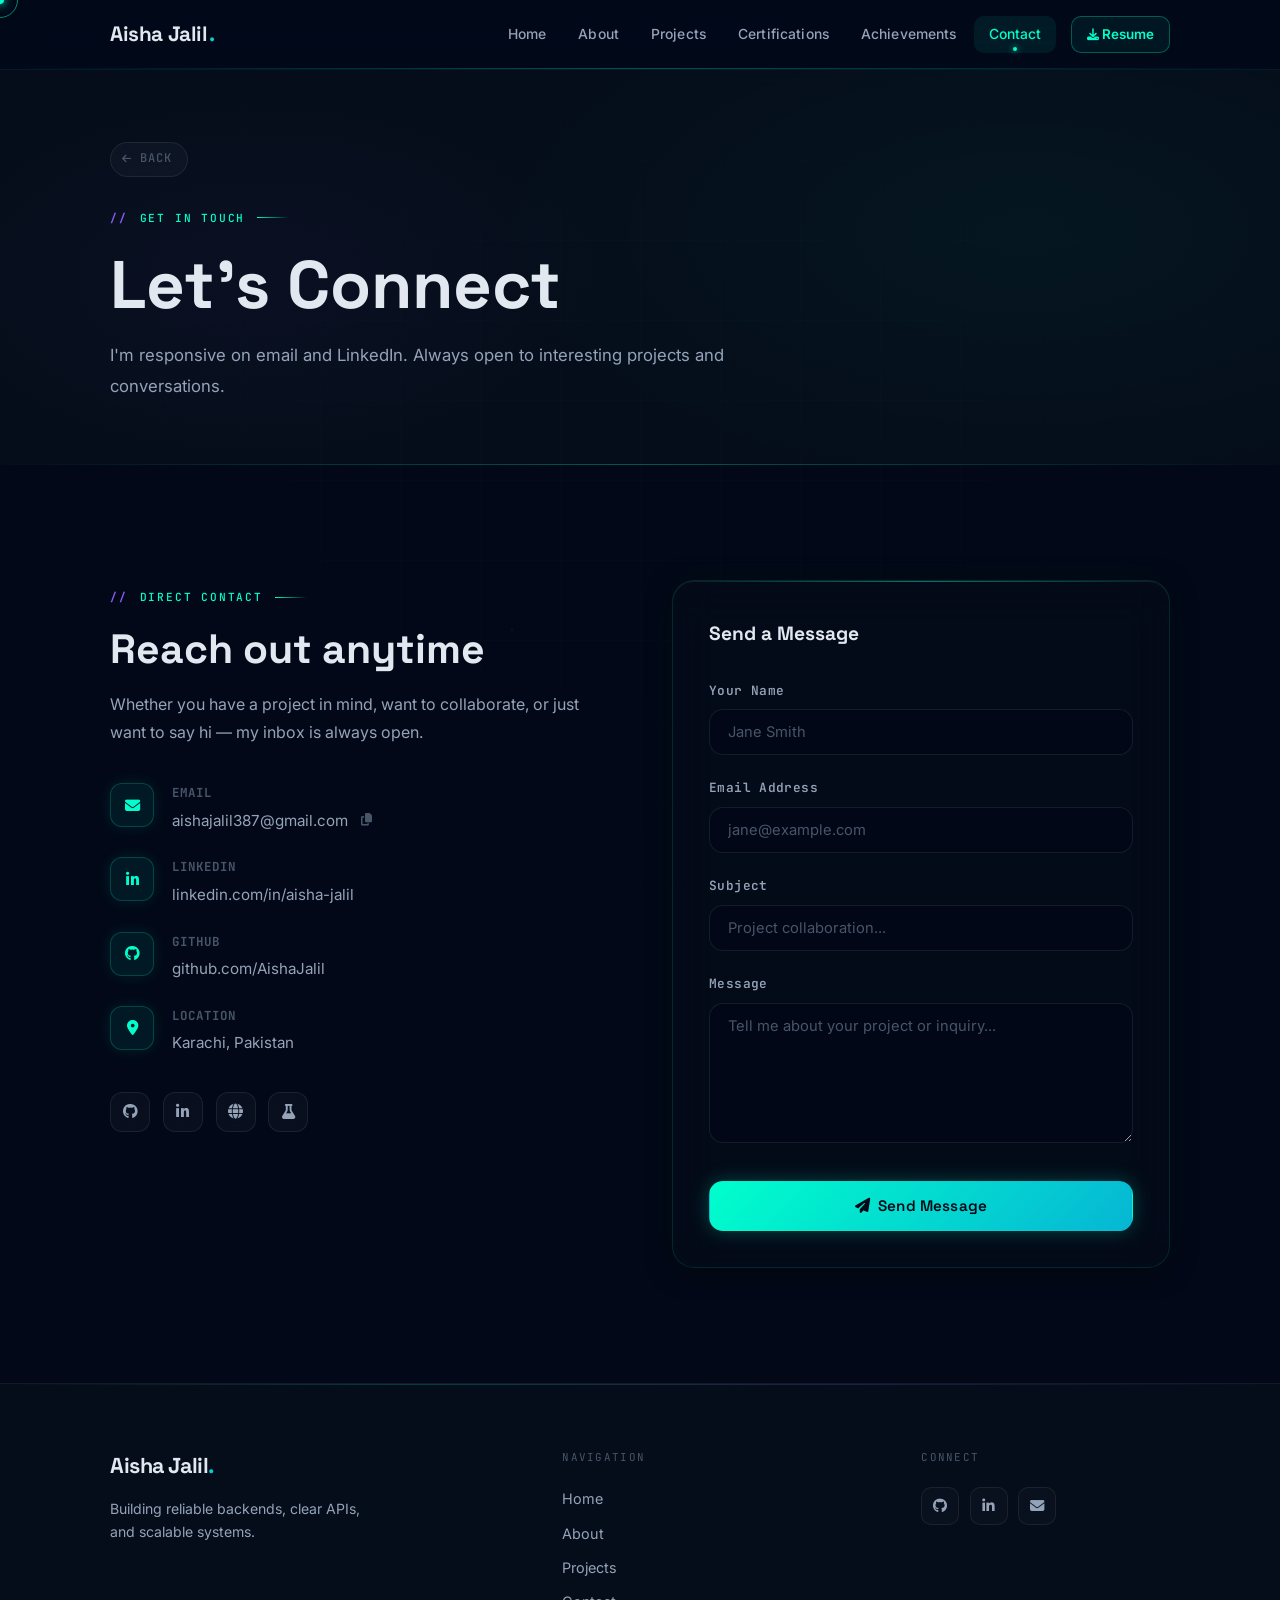
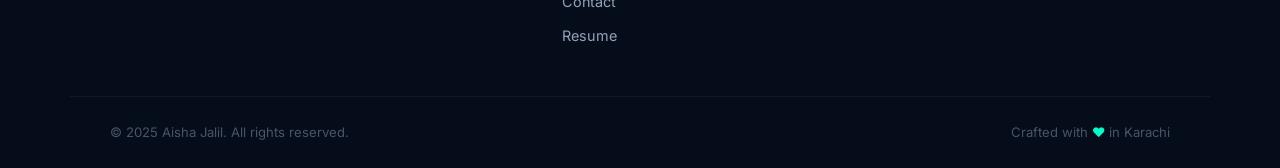
<file: portfolio-redesign/pages/contact.html>
<!doctype html>
<html lang="en">
  <head>
    <meta charset="UTF-8" />
    <meta name="viewport" content="width=device-width, initial-scale=1.0" />
    <title>Contact | Aisha Jalil</title>
    <meta
      name="description"
      content="Contact Aisha Jalil — backend software engineer. Let's discuss backend systems, APIs, and scalable architectures."
    />
    <link rel="preconnect" href="https://fonts.googleapis.com" />
    <link rel="preconnect" href="https://fonts.gstatic.com" crossorigin />
    <link
      href="https://fonts.googleapis.com/css2?family=Space+Grotesk:wght@300;400;500;600;700&family=Inter:wght@300;400;500;600;700&family=JetBrains+Mono:wght@400;500&display=swap"
      rel="stylesheet"
    />
    <link
      rel="stylesheet"
      href="https://cdnjs.cloudflare.com/ajax/libs/font-awesome/6.5.2/css/all.min.css"
      crossorigin="anonymous"
    />
    <link rel="stylesheet" href="../css/style.css" />
  </head>
  <body>
    <div class="cursor-dot" id="cursorDot"></div>
    <div class="cursor-ring" id="cursorRing"></div>

    <header class="site-header">
      <div class="container header-inner">
        <div class="logo">
          <a href="../index.html">Aisha Jalil<span class="accent">.</span></a>
        </div>
        <button
          class="nav-toggle"
          aria-label="Toggle navigation"
          onclick="document.querySelector('.main-nav').classList.toggle('open')"
        >
          <span></span><span></span><span></span>
        </button>
        <nav class="main-nav">
          <a class="nav-item" href="../index.html">Home</a>
          <a class="nav-item" href="about.html">About</a>
          <a class="nav-item" href="projects.html">Projects</a>
          <a class="nav-item" href="certifications.html">Certifications</a>
          <a class="nav-item" href="achievements.html">Achievements</a>
          <a class="nav-item active" href="contact.html">Contact</a>
          <a
            class="nav-item nav-resume"
            href="../resume/Aisha_Jalil_Resume.pdf"
            target="_blank"
            rel="noopener"
          >
            <i class="fas fa-download" style="font-size: 0.75rem"></i> Resume
          </a>
        </nav>
      </div>
    </header>

    <div class="page-hero">
      <div class="container">
        <a class="back-btn animate-fade-up delay-1" href="../index.html">
          <i class="fas fa-arrow-left"></i> Back
        </a>
        <div class="section-label animate-fade-up delay-1">Get In Touch</div>
        <h1 class="animate-fade-up delay-2">Let's Connect</h1>
        <p class="animate-fade-up delay-3">
          I'm responsive on email and LinkedIn. Always open to interesting
          projects and conversations.
        </p>
      </div>
    </div>

    <section class="contact-body section-pad">
      <div class="container contact-grid">
        <!-- Info Side -->
        <div class="contact-info reveal">
          <div class="section-label">Direct Contact</div>
          <h2>Reach out anytime</h2>
          <p>
            Whether you have a project in mind, want to collaborate, or just
            want to say hi — my inbox is always open.
          </p>

          <div class="contact-info-items">
            <div class="contact-info-item">
              <div class="contact-info-icon">
                <i class="fas fa-envelope"></i>
              </div>
              <div class="contact-info-text">
                <strong>Email</strong>
                <span class="copy-email-wrap">
                  <a href="mailto:aishajalil387@gmail.com">aishajalil387@gmail.com</a>
                  <button class="copy-email-btn" onclick="copyEmail(this)" aria-label="Copy email address">
                    <i class="fas fa-copy"></i>
                    <span class="copy-tooltip">Copied!</span>
                  </button>
                </span>
              </div>
            </div>
            <div class="contact-info-item">
              <div class="contact-info-icon">
                <i class="fab fa-linkedin-in"></i>
              </div>
              <div class="contact-info-text">
                <strong>LinkedIn</strong>
                <a
                  href="https://www.linkedin.com/in/aisha-jalil"
                  target="_blank"
                  rel="noopener"
                  >linkedin.com/in/aisha-jalil</a
                >
              </div>
            </div>
            <div class="contact-info-item">
              <div class="contact-info-icon"><i class="fab fa-github"></i></div>
              <div class="contact-info-text">
                <strong>GitHub</strong>
                <a
                  href="https://github.com/AishaJalil"
                  target="_blank"
                  rel="noopener"
                  >github.com/AishaJalil</a
                >
              </div>
            </div>
            <div class="contact-info-item">
              <div class="contact-info-icon">
                <i class="fas fa-map-marker-alt"></i>
              </div>
              <div class="contact-info-text">
                <strong>Location</strong>
                <span>Karachi, Pakistan</span>
              </div>
            </div>
          </div>

          <div class="contact-social">
            <a
              class="social-link"
              href="https://github.com/AishaJalil"
              target="_blank"
              aria-label="GitHub"
              ><i class="fab fa-github"></i
            ></a>
            <a
              class="social-link"
              href="https://www.linkedin.com/in/aisha-jalil"
              target="_blank"
              aria-label="LinkedIn"
              ><i class="fab fa-linkedin-in"></i
            ></a>
            <a
              class="social-link"
              href="https://vercel.com/aisha-jalils-projects"
              target="_blank"
              aria-label="Vercel"
              ><i class="fa-solid fa-globe"></i
            ></a>
            <a
              class="social-link"
              href="https://huggingface.co/Aisha-Jalil-990"
              target="_blank"
              aria-label="HuggingFace"
              ><i class="fa-solid fa-flask"></i
            ></a>
          </div>
        </div>

        <!-- Form Side -->
        <div class="contact-form-wrap reveal">
          <p class="contact-form-title">Send a Message</p>
          <form onsubmit="handleSubmit(event)">
            <div class="form-group">
              <label for="name">Your Name</label>
              <input
                type="text"
                id="name"
                name="name"
                placeholder="Jane Smith"
                required
              />
            </div>
            <div class="form-group">
              <label for="email">Email Address</label>
              <input
                type="email"
                id="email"
                name="email"
                placeholder="jane@example.com"
                required
              />
            </div>
            <div class="form-group">
              <label for="subject">Subject</label>
              <input
                type="text"
                id="subject"
                name="subject"
                placeholder="Project collaboration..."
              />
            </div>
            <div class="form-group">
              <label for="message">Message</label>
              <textarea
                id="message"
                name="message"
                placeholder="Tell me about your project or inquiry..."
                required
              ></textarea>
            </div>
            <button type="submit" class="btn cta-primary" id="submit-btn">
              <i class="fas fa-paper-plane"></i> Send Message
            </button>
            <p
              id="form-status"
              style="margin-top: 1rem; font-size: 0.9rem; display: none"
            ></p>
          </form>
        </div>
      </div>
    </section>

    <footer class="site-footer">
      <div class="container footer-grid">
        <div class="footer-brand">
          <a class="footer-logo" href="../index.html"
            >Aisha Jalil<span class="accent">.</span></a
          >
          <p class="footer-tagline">
            Building reliable backends, clear APIs, and scalable systems.
          </p>
        </div>
        <nav>
          <p class="footer-nav-title">Navigation</p>
          <div class="footer-nav">
            <a href="../index.html">Home</a>
            <a href="about.html">About</a>
            <a href="projects.html">Projects</a>
            <a href="contact.html">Contact</a>
            <a
              href="../resume/Aisha_Jalil_Resume.pdf"
              target="_blank"
              rel="noopener"
              >Resume</a
            >
          </div>
        </nav>
        <div>
          <p class="footer-social-title">Connect</p>
          <div class="footer-social-links">
            <a
              class="footer-social-link"
              href="https://github.com/AishaJalil"
              target="_blank"
              aria-label="GitHub"
              ><i class="fab fa-github"></i
            ></a>
            <a
              class="footer-social-link"
              href="https://www.linkedin.com/in/aisha-jalil"
              target="_blank"
              aria-label="LinkedIn"
              ><i class="fab fa-linkedin-in"></i
            ></a>
            <a
              class="footer-social-link"
              href="mailto:aishajalil387@gmail.com"
              aria-label="Email"
              ><i class="fas fa-envelope"></i
            ></a>
          </div>
        </div>
      </div>
      <div class="container footer-bottom">
        <p>&copy; 2025 Aisha Jalil. All rights reserved.</p>
        <p class="footer-bottom-right">
          Crafted with <span class="accent">♥</span> in Karachi
        </p>
      </div>
    </footer>

    <script>
      const dot = document.getElementById("cursorDot");
      const ring = document.getElementById("cursorRing");
      let mx = 0,
        my = 0,
        rx = 0,
        ry = 0;
      document.addEventListener("mousemove", (e) => {
        mx = e.clientX;
        my = e.clientY;
        dot.style.left = mx + "px";
        dot.style.top = my + "px";
      });
      (function tick() {
        rx += (mx - rx) * 0.12;
        ry += (my - ry) * 0.12;
        ring.style.left = rx + "px";
        ring.style.top = ry + "px";
        requestAnimationFrame(tick);
      })();

      const observer = new IntersectionObserver(
        (entries) => {
          entries.forEach((el) => {
            if (el.isIntersecting) el.target.classList.add("visible");
          });
        },
        { threshold: 0.1 },
      );
      document
        .querySelectorAll(".reveal")
        .forEach((el) => observer.observe(el));

      // ─── Copy email ──────────────────────────────────────────
      function copyEmail(btn) {
        navigator.clipboard.writeText('aishajalil387@gmail.com').then(() => {
          const tip = btn.querySelector('.copy-tooltip');
          tip.classList.add('show');
          setTimeout(() => tip.classList.remove('show'), 1800);
        });
      }

      // ─── Page fade transition ────────────────────────────────
      (function() {
        document.body.style.opacity = '0';
        window.addEventListener('load', () => { document.body.style.opacity = '1'; });
        window.addEventListener('pageshow', e => { if (e.persisted) document.body.style.opacity = '1'; });
        document.addEventListener('click', e => {
          const a = e.target.closest('a[href]');
          if (!a) return;
          const href = a.getAttribute('href') || '';
          if (!href || href.startsWith('#') || href.startsWith('mailto:') || href.endsWith('.pdf')) return;
          if (a.target === '_blank' || a.download) return;
          if (e.metaKey || e.ctrlKey || e.shiftKey) return;
          try { if (new URL(a.href, location.href).hostname !== location.hostname && location.hostname !== '') return; }
          catch(_) { return; }
          e.preventDefault();
          document.body.style.opacity = '0';
          setTimeout(() => { location.href = a.href; }, 290);
        });
      })();

      async function handleSubmit(e) {
        e.preventDefault();
        const btn = document.getElementById("submit-btn");
        const status = document.getElementById("form-status");

        btn.disabled = true;
        btn.innerHTML = '<i class="fas fa-spinner fa-spin"></i> Sending...';
        status.style.display = "none";

        const formData = new FormData(e.target);
        // Replace the value below with your key from https://web3forms.com
        formData.append("access_key", "dd2b6eaf-66c6-4b09-b13d-bbf47a34c279");
        formData.append(
          "subject",
          `Portfolio contact: ${formData.get("subject") || "New message"}`,
        );
        formData.append("from_name", formData.get("name"));

        try {
          const res = await fetch("https://api.web3forms.com/submit", {
            method: "POST",
            body: formData,
          });
          const data = await res.json();

          if (data.success) {
            btn.innerHTML = '<i class="fas fa-check"></i> Sent!';
            btn.style.background =
              "linear-gradient(135deg, var(--accent), var(--accent-3))";
            status.style.display = "block";
            status.style.color = "var(--accent)";
            status.textContent =
              "Thanks for your message! I'll get back to you soon.";
            e.target.reset();
          } else {
            throw new Error(data.message || "Submission failed");
          }
        } catch (err) {
          btn.disabled = false;
          btn.innerHTML = '<i class="fas fa-paper-plane"></i> Send Message';
          status.style.display = "block";
          status.style.color = "#ef4444";
          status.textContent =
            "Failed to send. Please email me directly at aishajalil387@gmail.com";
        }
      }
    </script>
  </body>
</html>
</file>
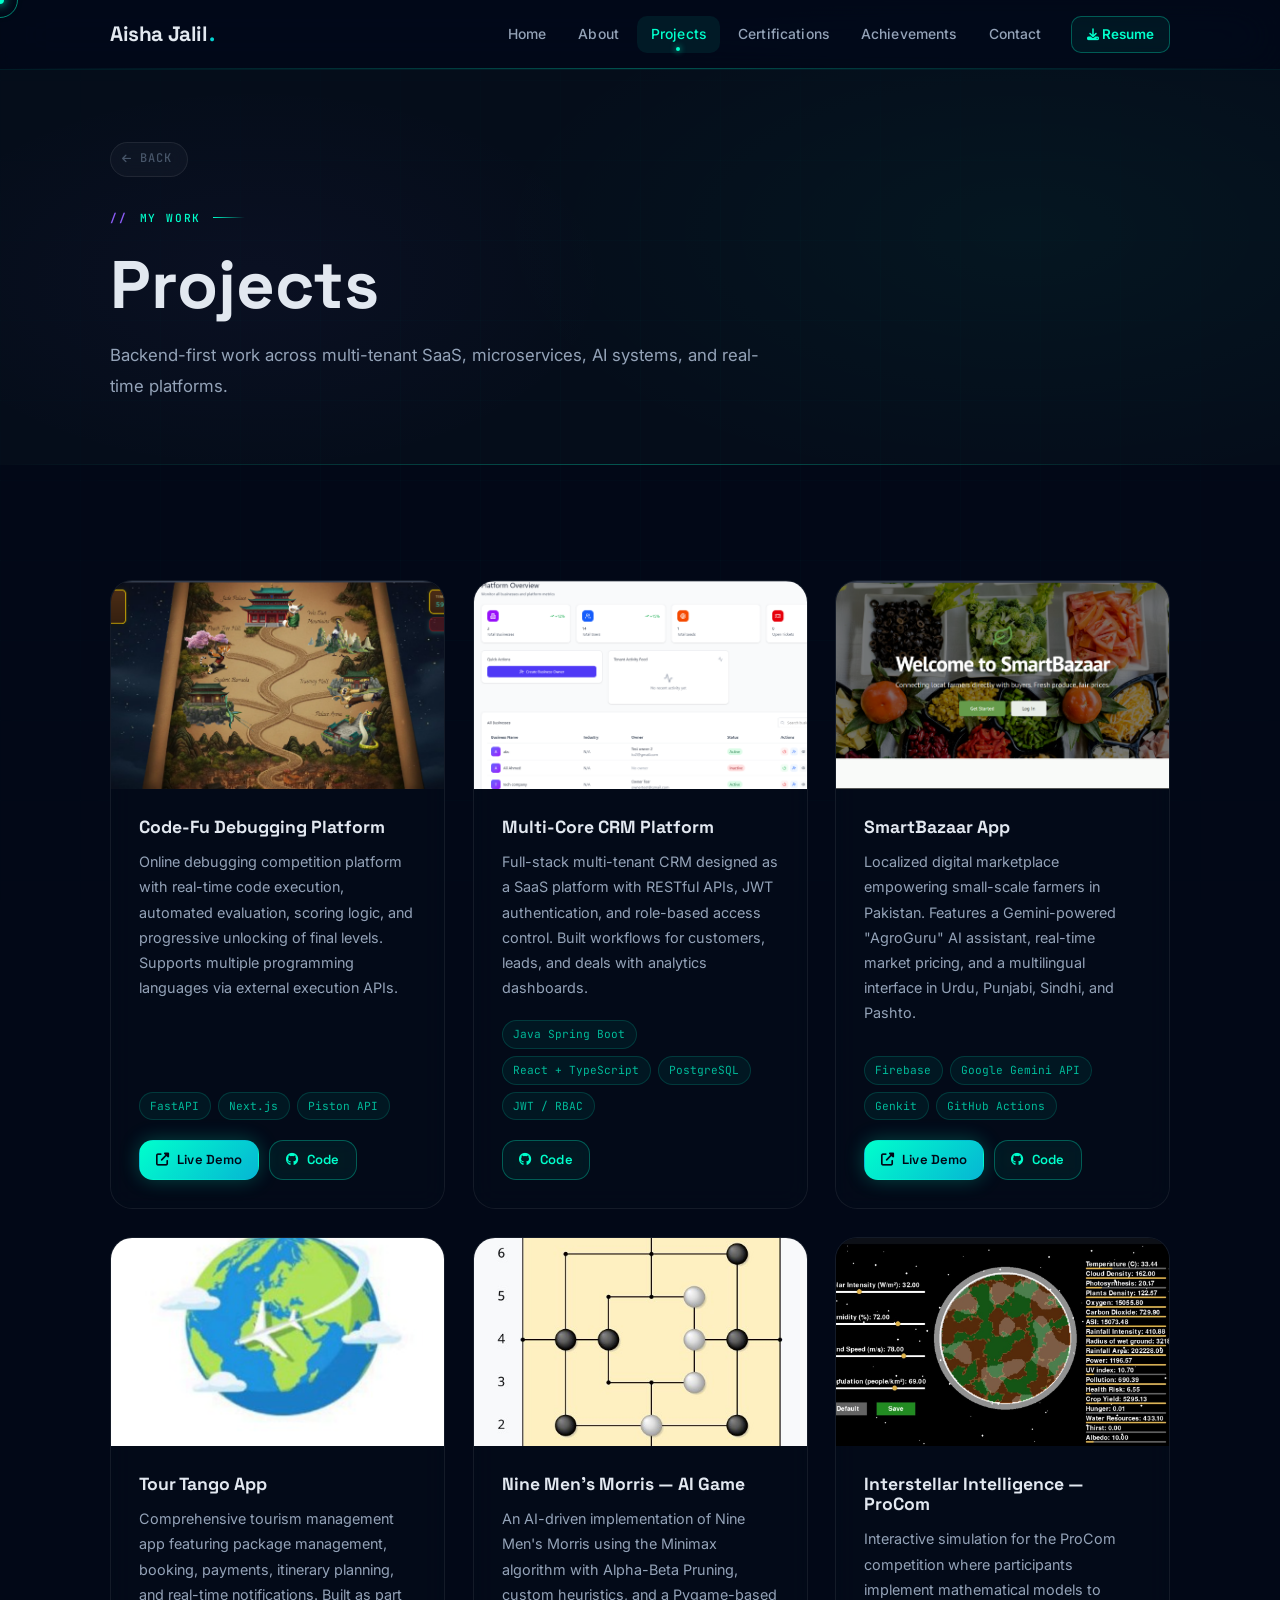
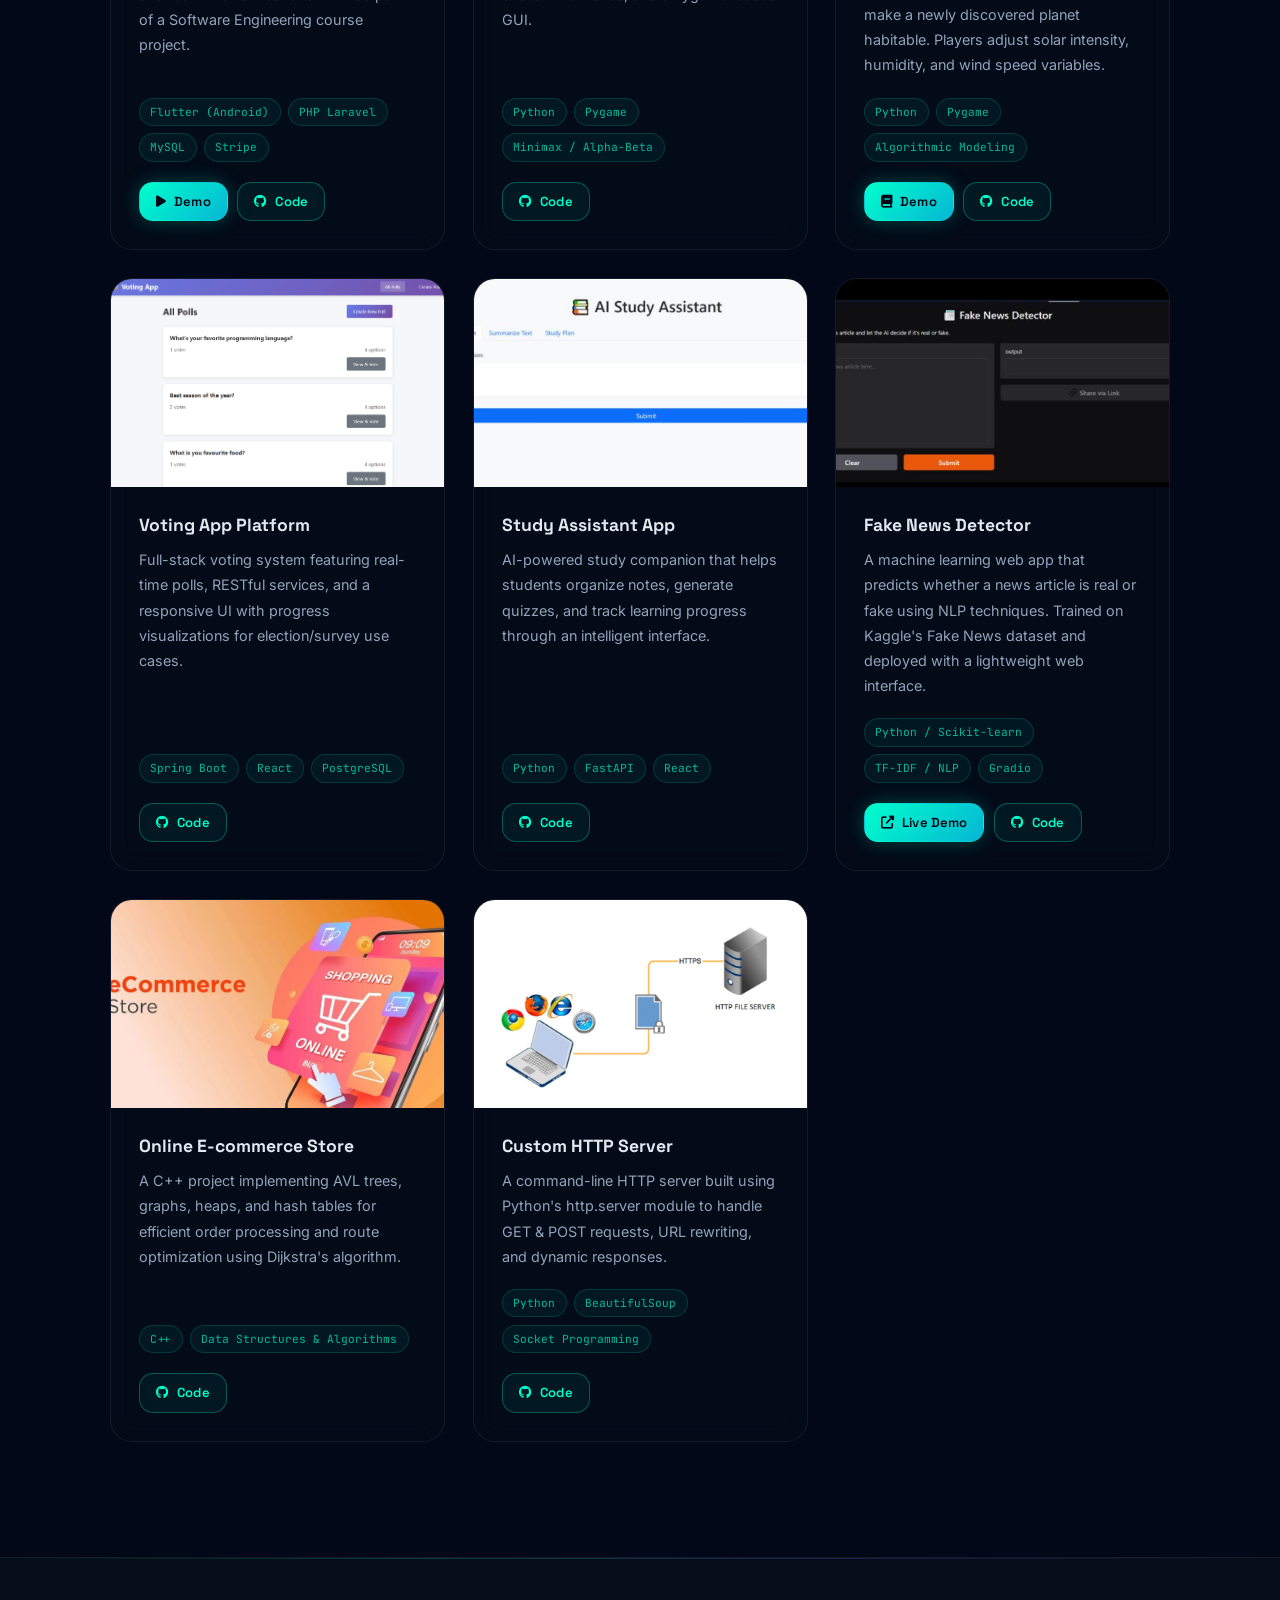
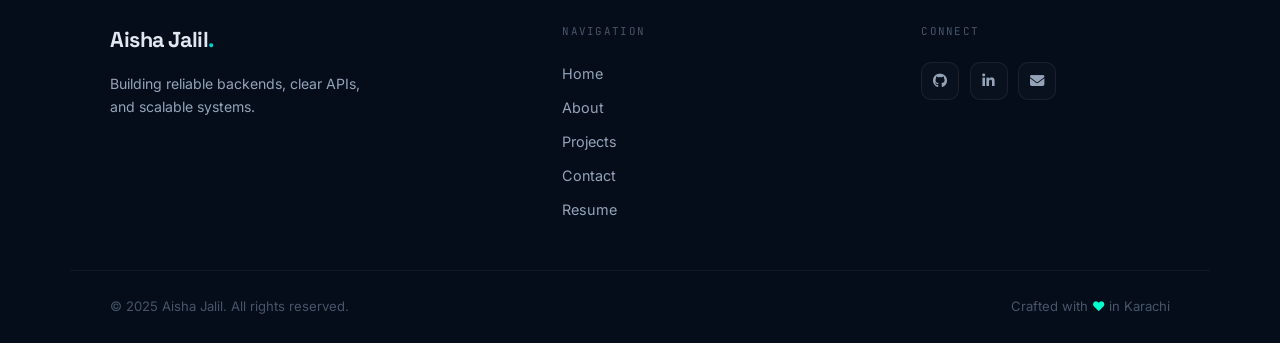
<file: portfolio-redesign/pages/projects.html>
<!doctype html>
<html lang="en">
  <head>
    <meta charset="UTF-8" />
    <meta name="viewport" content="width=device-width, initial-scale=1.0" />
    <title>Projects | Aisha Jalil — Backend &amp; Systems</title>
    <meta name="description" content="Selected projects by Aisha Jalil: multi-tenant CRM, debugging competition platform, AI apps, and systems work." />
    <link rel="preconnect" href="https://fonts.googleapis.com" />
    <link rel="preconnect" href="https://fonts.gstatic.com" crossorigin />
    <link href="https://fonts.googleapis.com/css2?family=Space+Grotesk:wght@300;400;500;600;700&family=Inter:wght@300;400;500;600;700&family=JetBrains+Mono:wght@400;500&display=swap" rel="stylesheet" />
    <link rel="stylesheet" href="https://cdnjs.cloudflare.com/ajax/libs/font-awesome/6.5.2/css/all.min.css" crossorigin="anonymous" />
    <link rel="stylesheet" href="../css/style.css" />
  </head>
  <body>

    <div class="cursor-dot" id="cursorDot"></div>
    <div class="cursor-ring" id="cursorRing"></div>

    <header class="site-header">
      <div class="container header-inner">
        <div class="logo"><a href="../index.html">Aisha Jalil<span class="accent">.</span></a></div>
        <button class="nav-toggle" aria-label="Toggle navigation"
          onclick="document.querySelector('.main-nav').classList.toggle('open')">
          <span></span><span></span><span></span>
        </button>
        <nav class="main-nav">
          <a class="nav-item" href="../index.html">Home</a>
          <a class="nav-item" href="about.html">About</a>
          <a class="nav-item active" href="projects.html">Projects</a>
          <a class="nav-item" href="certifications.html">Certifications</a>
          <a class="nav-item" href="achievements.html">Achievements</a>
          <a class="nav-item" href="contact.html">Contact</a>
          <a class="nav-item nav-resume" href="../resume/Aisha_Jalil_Resume.pdf" target="_blank" rel="noopener">
            <i class="fas fa-download" style="font-size:0.75rem"></i> Resume
          </a>
        </nav>
      </div>
    </header>

    <div class="page-hero">
      <div class="container">
        <a class="back-btn animate-fade-up delay-1" href="../index.html">
          <i class="fas fa-arrow-left"></i> Back
        </a>
        <div class="section-label animate-fade-up delay-1">My Work</div>
        <h1 class="animate-fade-up delay-2">Projects</h1>
        <p class="animate-fade-up delay-3">
          Backend-first work across multi-tenant SaaS, microservices, AI systems, and real-time platforms.
        </p>
      </div>
    </div>

    <section class="projects-body section-pad">
      <div class="container">
        <div class="projects-page-grid">

          <article id="codefu" class="project-detail-card reveal">
            <div class="card-img-wrap">
              <img class="card-img" src="../images/codefu.jpg" alt="Code-Fu Debugging Platform" />
            </div>
            <div class="project-detail-content">
              <h2>Code-Fu Debugging Platform</h2>
              <p>
                Online debugging competition platform with real-time code execution, automated evaluation,
                scoring logic, and progressive unlocking of final levels. Supports multiple programming
                languages via external execution APIs.
              </p>
              <ul class="project-tech">
                <li>FastAPI</li><li>Next.js</li><li>Piston API</li>
              </ul>
              <div class="project-actions">
                <a class="btn cta-primary" href="https://code-fu.vercel.app/" target="_blank" rel="noopener">
                  <i class="fas fa-external-link-alt"></i> Live Demo
                </a>
                <a class="btn cta-outline" href="https://github.com/AishaJalil/Debugging-Competition-Platform" target="_blank" rel="noopener">
                  <i class="fab fa-github"></i> Code
                </a>
              </div>
            </div>
          </article>

          <article id="crm" class="project-detail-card reveal">
            <div class="card-img-wrap">
              <img class="card-img" src="../images/crm.jpg" alt="Multi-Core CRM Platform" />
            </div>
            <div class="project-detail-content">
              <h2>Multi-Core CRM Platform</h2>
              <p>
                Full-stack multi-tenant CRM designed as a SaaS platform with RESTful APIs, JWT authentication,
                and role-based access control. Built workflows for customers, leads, and deals with analytics dashboards.
              </p>
              <ul class="project-tech">
                <li>Java Spring Boot</li><li>React + TypeScript</li><li>PostgreSQL</li><li>JWT / RBAC</li>
              </ul>
              <div class="project-actions">
                <a class="btn cta-outline" href="https://github.com/AishaJalil/multicore-crm-new" target="_blank" rel="noopener">
                  <i class="fab fa-github"></i> Code
                </a>
              </div>
            </div>
          </article>

          <article class="project-detail-card reveal">
            <div class="card-img-wrap">
              <img class="card-img" src="../images/smartBazaar.jpg" alt="SmartBazaar" />
            </div>
            <div class="project-detail-content">
              <h2>SmartBazaar App</h2>
              <p>
                Localized digital marketplace empowering small-scale farmers in Pakistan. Features a
                Gemini-powered "AgroGuru" AI assistant, real-time market pricing, and a multilingual
                interface in Urdu, Punjabi, Sindhi, and Pashto.
              </p>
              <ul class="project-tech">
                <li>Firebase</li><li>Google Gemini API</li><li>Genkit</li><li>GitHub Actions</li>
              </ul>
              <div class="project-actions">
                <a class="btn cta-primary" href="https://studio--studio-3746315838-7e4c8.us-central1.hosted.app/" target="_blank" rel="noopener">
                  <i class="fas fa-external-link-alt"></i> Live Demo
                </a>
                <a class="btn cta-outline" href="https://github.com/AishaJalil/Smart-Bazaar-App.git" target="_blank" rel="noopener">
                  <i class="fab fa-github"></i> Code
                </a>
              </div>
            </div>
          </article>

          <article id="tourtango" class="project-detail-card reveal">
            <div class="card-img-wrap">
              <img class="card-img" src="../images/tourtango.jpg" alt="Tour Tango App" />
            </div>
            <div class="project-detail-content">
              <h2>Tour Tango App</h2>
              <p>
                Comprehensive tourism management app featuring package management, booking, payments,
                itinerary planning, and real-time notifications. Built as part of a Software Engineering course project.
              </p>
              <ul class="project-tech">
                <li>Flutter (Android)</li><li>PHP Laravel</li><li>MySQL</li><li>Stripe</li>
              </ul>
              <div class="project-actions">
                <a class="btn cta-primary" href="https://www.youtube.com/watch?v=bR3ciLzYjHw" target="_blank" rel="noopener">
                  <i class="fas fa-play"></i> Demo
                </a>
                <a class="btn cta-outline" href="https://github.com/AishaJalil/Tour_Tango" target="_blank" rel="noopener">
                  <i class="fab fa-github"></i> Code
                </a>
              </div>
            </div>
          </article>

          <article class="project-detail-card reveal">
            <div class="card-img-wrap">
              <img class="card-img" src="../images/ninemens.jpg" alt="Nine Men's Morris AI Game" />
            </div>
            <div class="project-detail-content">
              <h2>Nine Men's Morris — AI Game</h2>
              <p>
                An AI-driven implementation of Nine Men's Morris using the Minimax algorithm with
                Alpha-Beta Pruning, custom heuristics, and a Pygame-based GUI.
              </p>
              <ul class="project-tech">
                <li>Python</li><li>Pygame</li><li>Minimax / Alpha-Beta</li>
              </ul>
              <div class="project-actions">
                <a class="btn cta-outline" href="https://github.com/AishaJalil/Nine-Mens-Morris" target="_blank">
                  <i class="fab fa-github"></i> Code
                </a>
              </div>
            </div>
          </article>

          <article class="project-detail-card reveal">
            <div class="card-img-wrap">
              <img class="card-img" src="../images/interstellar.jpg" alt="Interstellar Intelligence" />
            </div>
            <div class="project-detail-content">
              <h2>Interstellar Intelligence — ProCom</h2>
              <p>
                Interactive simulation for the ProCom competition where participants implement mathematical
                models to make a newly discovered planet habitable. Players adjust solar intensity, humidity,
                and wind speed variables.
              </p>
              <ul class="project-tech">
                <li>Python</li><li>Pygame</li><li>Algorithmic Modeling</li>
              </ul>
              <div class="project-actions">
                <a class="btn cta-primary" href="https://github.com/AishaJalil/Intersteller_Intelligence_procom-25/blob/main/README.md" target="_blank" rel="noopener">
                  <i class="fas fa-book"></i> Demo
                </a>
                <a class="btn cta-outline" href="https://github.com/AishaJalil/Intersteller_Intelligence_procom-25" target="_blank" rel="noopener">
                  <i class="fab fa-github"></i> Code
                </a>
              </div>
            </div>
          </article>

          <article id="voting" class="project-detail-card reveal">
            <div class="card-img-wrap">
              <img class="card-img" src="../images/voting-app.jpg" alt="Voting App Platform" />
            </div>
            <div class="project-detail-content">
              <h2>Voting App Platform</h2>
              <p>
                Full-stack voting system featuring real-time polls, RESTful services, and a responsive UI
                with progress visualizations for election/survey use cases.
              </p>
              <ul class="project-tech">
                <li>Spring Boot</li><li>React</li><li>PostgreSQL</li>
              </ul>
              <div class="project-actions">
                <a class="btn cta-outline" href="https://github.com/AishaJalil/voting-app" target="_blank" rel="noopener">
                  <i class="fab fa-github"></i> Code
                </a>
              </div>
            </div>
          </article>

          <article id="studyassistant" class="project-detail-card reveal">
            <div class="card-img-wrap">
              <img class="card-img" src="../images/studyassistant.jpg" alt="Study Assistant" />
            </div>
            <div class="project-detail-content">
              <h2>Study Assistant App</h2>
              <p>
                AI-powered study companion that helps students organize notes, generate quizzes, and track
                learning progress through an intelligent interface.
              </p>
              <ul class="project-tech">
                <li>Python</li><li>FastAPI</li><li>React</li>
              </ul>
              <div class="project-actions">
                <a class="btn cta-outline" href="https://github.com/AishaJalil" target="_blank" rel="noopener">
                  <i class="fab fa-github"></i> Code
                </a>
              </div>
            </div>
          </article>

          <article class="project-detail-card reveal">
            <div class="card-img-wrap">
              <img class="card-img" src="../images/fakenews.jpg" alt="Fake News Detector" />
            </div>
            <div class="project-detail-content">
              <h2>Fake News Detector</h2>
              <p>
                A machine learning web app that predicts whether a news article is real or fake using NLP
                techniques. Trained on Kaggle's Fake News dataset and deployed with a lightweight web interface.
              </p>
              <ul class="project-tech">
                <li>Python / Scikit-learn</li><li>TF-IDF / NLP</li><li>Gradio</li>
              </ul>
              <div class="project-actions">
                <a class="btn cta-primary" href="https://huggingface.co/spaces/Aisha-Jalil-990/fake-news-detector" target="_blank" rel="noopener">
                  <i class="fas fa-external-link-alt"></i> Live Demo
                </a>
                <a class="btn cta-outline" href="https://github.com/AishaJalil/fake-news-detector" target="_blank" rel="noopener">
                  <i class="fab fa-github"></i> Code
                </a>
              </div>
            </div>
          </article>

          <article class="project-detail-card reveal">
            <div class="card-img-wrap">
              <img class="card-img" src="../images/order-delivery.jpg" alt="Online E-commerce Store" />
            </div>
            <div class="project-detail-content">
              <h2>Online E-commerce Store</h2>
              <p>
                A C++ project implementing AVL trees, graphs, heaps, and hash tables for efficient order
                processing and route optimization using Dijkstra's algorithm.
              </p>
              <ul class="project-tech">
                <li>C++</li><li>Data Structures &amp; Algorithms</li>
              </ul>
              <div class="project-actions">
                <a class="btn cta-outline" href="https://github.com/AishaJalil/Online-E-commerce-Management-Store-Project" target="_blank">
                  <i class="fab fa-github"></i> Code
                </a>
              </div>
            </div>
          </article>

          <article class="project-detail-card reveal">
            <div class="card-img-wrap">
              <img class="card-img" src="../images/http-server.jpg" alt="Custom HTTP Server" />
            </div>
            <div class="project-detail-content">
              <h2>Custom HTTP Server</h2>
              <p>
                A command-line HTTP server built using Python's http.server module to handle GET &amp; POST
                requests, URL rewriting, and dynamic responses.
              </p>
              <ul class="project-tech">
                <li>Python</li><li>BeautifulSoup</li><li>Socket Programming</li>
              </ul>
              <div class="project-actions">
                <a class="btn cta-outline" href="https://github.com/AishaJalil/SIMPLE-HTTP-Web-SERVER" target="_blank">
                  <i class="fab fa-github"></i> Code
                </a>
              </div>
            </div>
          </article>

        </div>
      </div>
    </section>

    <footer class="site-footer">
      <div class="container footer-grid">
        <div class="footer-brand">
          <a class="footer-logo" href="../index.html">Aisha Jalil<span class="accent">.</span></a>
          <p class="footer-tagline">Building reliable backends, clear APIs, and scalable systems.</p>
        </div>
        <nav>
          <p class="footer-nav-title">Navigation</p>
          <div class="footer-nav">
            <a href="../index.html">Home</a>
            <a href="about.html">About</a>
            <a href="projects.html">Projects</a>
            <a href="contact.html">Contact</a>
            <a href="../resume/Aisha_Jalil_Resume.pdf" target="_blank" rel="noopener">Resume</a>
          </div>
        </nav>
        <div>
          <p class="footer-social-title">Connect</p>
          <div class="footer-social-links">
            <a class="footer-social-link" href="https://github.com/AishaJalil" target="_blank" aria-label="GitHub"><i class="fab fa-github"></i></a>
            <a class="footer-social-link" href="https://www.linkedin.com/in/aisha-jalil" target="_blank" aria-label="LinkedIn"><i class="fab fa-linkedin-in"></i></a>
            <a class="footer-social-link" href="mailto:aishajalil387@gmail.com" aria-label="Email"><i class="fas fa-envelope"></i></a>
          </div>
        </div>
      </div>
      <div class="container footer-bottom">
        <p>&copy; 2025 Aisha Jalil. All rights reserved.</p>
        <p class="footer-bottom-right">Crafted with <span class="accent">♥</span> in Karachi</p>
      </div>
    </footer>

    <script>
      const dot = document.getElementById('cursorDot');
      const ring = document.getElementById('cursorRing');
      let mx=0,my=0,rx=0,ry=0;
      document.addEventListener('mousemove',e=>{mx=e.clientX;my=e.clientY;dot.style.left=mx+'px';dot.style.top=my+'px';});
      (function tick(){rx+=(mx-rx)*0.12;ry+=(my-ry)*0.12;ring.style.left=rx+'px';ring.style.top=ry+'px';requestAnimationFrame(tick);})();

      const observer = new IntersectionObserver((entries) => {
        entries.forEach(el => { if (el.isIntersecting) el.target.classList.add('visible'); });
      }, { threshold: 0.08, rootMargin: '0px 0px -30px 0px' });
      document.querySelectorAll('.reveal').forEach(el => observer.observe(el));

      // ─── 3D Tilt + Holographic Shimmer ──────────────────────────
      document.querySelectorAll('.project-detail-card').forEach(card => {
        card.addEventListener('mousemove', e => {
          const r = card.getBoundingClientRect();
          const x = (e.clientX - r.left) / r.width - 0.5;
          const y = (e.clientY - r.top) / r.height - 0.5;
          card.style.transform = `perspective(900px) rotateY(${x * 9}deg) rotateX(${-y * 6}deg) translateY(-5px)`;
          card.style.transition = 'none';
        });
        card.addEventListener('mouseleave', () => {
          card.style.transform = '';
          card.style.transition = 'transform 0.5s cubic-bezier(0.16,1,0.3,1), border-color 0.3s ease, box-shadow 0.3s ease';
        });
        const s = document.createElement('span');
        s.className = 'card-shimmer';
        card.appendChild(s);
        card.addEventListener('mousemove', e => {
          const r = card.getBoundingClientRect();
          s.style.setProperty('--cx', ((e.clientX - r.left) / r.width * 100).toFixed(1) + '%');
          s.style.setProperty('--cy', ((e.clientY - r.top) / r.height * 100).toFixed(1) + '%');
          s.classList.add('active');
        });
        card.addEventListener('mouseleave', () => s.classList.remove('active'));
      });

      // ─── Page fade transition ────────────────────────────────
      (function() {
        document.body.style.opacity = '0';
        window.addEventListener('load', () => { document.body.style.opacity = '1'; });
        window.addEventListener('pageshow', e => { if (e.persisted) document.body.style.opacity = '1'; });
        document.addEventListener('click', e => {
          const a = e.target.closest('a[href]');
          if (!a) return;
          const href = a.getAttribute('href') || '';
          if (!href || href.startsWith('#') || href.startsWith('mailto:') || href.endsWith('.pdf')) return;
          if (a.target === '_blank' || a.download) return;
          if (e.metaKey || e.ctrlKey || e.shiftKey) return;
          try { if (new URL(a.href, location.href).hostname !== location.hostname && location.hostname !== '') return; }
          catch(_) { return; }
          e.preventDefault();
          document.body.style.opacity = '0';
          setTimeout(() => { location.href = a.href; }, 290);
        });
      })();
    </script>
  </body>
</html>
</file>
<file: portfolio-redesign/css/style.css>
/* =========================================================
   AISHA JALIL — 3D Portfolio Redesign
   Design: Cyberpunk / Deep-Space with WebGL 3D effects
   Fonts: Space Grotesk (display) + Inter (body)
========================================================= */

@import url('https://fonts.googleapis.com/css2?family=Space+Grotesk:wght@300;400;500;600;700&family=Inter:wght@300;400;500;600;700&family=JetBrains+Mono:wght@400;500&display=swap');

/* =========================================================
   CSS Variables
========================================================= */
:root {
  --accent:        #00ffcc;
  --accent-dim:    rgba(0, 255, 204, 0.1);
  --accent-glow:   rgba(0, 255, 204, 0.4);
  --accent-2:      #8b5cf6;
  --accent-2-dim:  rgba(139, 92, 246, 0.12);
  --accent-3:      #06b6d4;
  --neon-pink:     #f0abfc;
  --bg:            #020817;
  --bg-1:          #050d1a;
  --bg-2:          #0a1628;
  --bg-card:       rgba(255, 255, 255, 0.03);
  --bg-card-hover: rgba(0, 255, 204, 0.05);
  --border:        rgba(255, 255, 255, 0.07);
  --border-accent: rgba(0, 255, 204, 0.25);
  --border-glow:   rgba(0, 255, 204, 0.5);
  --text:          #e2e8f0;
  --text-2:        #94a3b8;
  --text-3:        #475569;
  --white:         #ffffff;
  --max-w:         1140px;
  --header-h:      70px;
  --radius:        14px;
  --radius-lg:     22px;
  --radius-pill:   999px;
  --shadow:        0 8px 32px rgba(0, 0, 0, 0.6);
  --shadow-glow:   0 0 40px rgba(0, 255, 204, 0.2), 0 0 80px rgba(0, 255, 204, 0.08);
  --shadow-card:   0 4px 24px rgba(0,0,0,0.5), 0 1px 0 rgba(255,255,255,0.05) inset;
  --trans:         0.25s cubic-bezier(0.4, 0, 0.2, 1);
  --trans-slow:    0.5s cubic-bezier(0.16, 1, 0.3, 1);
  --font-display:  'Space Grotesk', system-ui, sans-serif;
  --font-body:     'Inter', system-ui, sans-serif;
  --font-mono:     'JetBrains Mono', monospace;
}

/* =========================================================
   Reset
========================================================= */
*, *::before, *::after { margin: 0; padding: 0; box-sizing: border-box; }

@media (prefers-reduced-motion: reduce) {
  *, *::before, *::after {
    animation-duration: 0.01ms !important;
    transition-duration: 0.01ms !important;
  }
}

html { scroll-behavior: smooth; font-size: 16px; }

body {
  font-family: var(--font-body);
  background: var(--bg);
  color: var(--text);
  line-height: 1.65;
  min-height: 100vh;
  overflow-x: hidden;
  cursor: none;
}

/* =========================================================
   Custom Cursor
========================================================= */
.cursor-dot {
  position: fixed; top: 0; left: 0; z-index: 9999;
  width: 8px; height: 8px;
  background: var(--accent);
  border-radius: 50%;
  pointer-events: none;
  transform: translate(-50%, -50%);
  transition: transform 0.1s ease, width 0.2s ease, height 0.2s ease, opacity 0.2s ease;
  box-shadow: 0 0 10px var(--accent), 0 0 20px var(--accent-glow);
}
.cursor-ring {
  position: fixed; top: 0; left: 0; z-index: 9998;
  width: 36px; height: 36px;
  border: 1.5px solid rgba(0, 255, 204, 0.5);
  border-radius: 50%;
  pointer-events: none;
  transform: translate(-50%, -50%);
  transition: transform 0.12s ease, width 0.3s ease, height 0.3s ease, border-color 0.3s ease;
}
body:has(a:hover) .cursor-ring,
body:has(button:hover) .cursor-ring {
  width: 56px; height: 56px;
  border-color: var(--accent);
}

/* =========================================================
   Global Background (stars/grid)
========================================================= */
body::before {
  content: '';
  position: fixed; inset: 0;
  background-image:
    radial-gradient(1px 1px at 15% 20%, rgba(0,255,204,0.3) 0%, transparent 100%),
    radial-gradient(1px 1px at 40% 70%, rgba(139,92,246,0.3) 0%, transparent 100%),
    radial-gradient(1px 1px at 80% 15%, rgba(6,182,212,0.3) 0%, transparent 100%),
    radial-gradient(1px 1px at 60% 85%, rgba(0,255,204,0.2) 0%, transparent 100%),
    radial-gradient(1px 1px at 90% 50%, rgba(139,92,246,0.2) 0%, transparent 100%);
  pointer-events: none;
  z-index: 0;
}

body::after {
  content: '';
  position: fixed; inset: 0;
  background-image:
    linear-gradient(rgba(0,255,204,0.015) 1px, transparent 1px),
    linear-gradient(90deg, rgba(0,255,204,0.015) 1px, transparent 1px);
  background-size: 80px 80px;
  pointer-events: none;
  z-index: 0;
  mask-image: radial-gradient(ellipse 100% 100% at 50% 50%, black 20%, transparent 80%);
}

img { max-width: 100%; height: auto; display: block; }
a { color: var(--accent); text-decoration: none; transition: color var(--trans); }
a:hover { color: #fff; }
a:focus-visible { outline: 2px solid var(--accent); outline-offset: 3px; border-radius: 4px; }

p { font-size: 1rem; color: var(--text-2); line-height: 1.8; margin-bottom: 1.25rem; }
p:last-child { margin-bottom: 0; }

h1, h2, h3, h4 { color: var(--text); line-height: 1.15; font-family: var(--font-display); }
h1 { font-size: clamp(2.4rem, 5.5vw, 4.2rem); font-weight: 700; }
h2 { font-size: clamp(1.75rem, 3.2vw, 2.6rem); font-weight: 700; }
h3 { font-size: 1.15rem; font-weight: 600; }

.container { max-width: var(--max-w); margin-inline: auto; padding-inline: clamp(1.25rem, 5vw, 2.5rem); position: relative; z-index: 1; }
.section-pad { padding-block: clamp(5rem, 9vw, 8rem); }

/* =========================================================
   Utility
========================================================= */
.tag {
  display: inline-flex; align-items: center; gap: 0.35rem;
  font-family: var(--font-mono); font-size: 0.7rem; font-weight: 500;
  letter-spacing: 0.08em; text-transform: uppercase;
  padding: 0.28rem 0.75rem;
  border-radius: var(--radius-pill);
  background: rgba(0,255,204,0.07);
  color: var(--accent);
  border: 1px solid rgba(0,255,204,0.2);
  backdrop-filter: blur(8px);
}

.section-label {
  font-family: var(--font-mono); font-size: 0.7rem; font-weight: 500;
  letter-spacing: 0.16em; text-transform: uppercase; color: var(--accent);
  display: flex; align-items: center; gap: 0.75rem; margin-bottom: 1.25rem;
}
.section-label::before {
  content: '//'; color: var(--accent-2); font-weight: 700;
}
.section-label::after {
  content: ''; flex: 0 0 32px; height: 1px;
  background: linear-gradient(90deg, var(--accent), transparent);
}

.section-intro {
  font-size: 1.05rem; color: var(--text-2); max-width: 58ch; line-height: 1.8;
}

.center-btn { margin-top: 3.5rem; text-align: center; }

/* Gradient text utility */
.grad-text {
  background: linear-gradient(135deg, var(--accent) 0%, var(--accent-3) 50%, var(--accent-2) 100%);
  -webkit-background-clip: text;
  -webkit-text-fill-color: transparent;
  background-clip: text;
}

/* =========================================================
   Buttons
========================================================= */
.btn {
  display: inline-flex; align-items: center; justify-content: center; gap: 0.5rem;
  padding: 0.75rem 1.75rem;
  font-family: var(--font-display); font-size: 0.9rem; font-weight: 600;
  border-radius: var(--radius);
  cursor: none; border: 1.5px solid transparent;
  transition: all var(--trans); white-space: nowrap;
  position: relative; overflow: hidden;
  text-decoration: none; letter-spacing: 0.01em;
}
.btn::before {
  content: '';
  position: absolute; inset: 0;
  background: linear-gradient(135deg, rgba(255,255,255,0.1) 0%, transparent 60%);
  opacity: 0; transition: opacity var(--trans);
}
.btn:hover::before { opacity: 1; }

.cta-primary {
  background: linear-gradient(135deg, var(--accent), var(--accent-3));
  color: #020817; border-color: transparent;
  box-shadow: 0 0 20px rgba(0,255,204,0.25);
}
.cta-primary:hover {
  transform: translateY(-2px);
  box-shadow: 0 0 40px rgba(0,255,204,0.5), 0 8px 24px rgba(0,0,0,0.4);
  color: #020817;
}

.cta-outline {
  background: rgba(0,255,204,0.06);
  color: var(--accent);
  border-color: rgba(0,255,204,0.3);
  backdrop-filter: blur(10px);
}
.cta-outline:hover {
  background: rgba(0,255,204,0.12);
  border-color: var(--accent);
  box-shadow: 0 0 20px rgba(0,255,204,0.2);
  transform: translateY(-2px);
  color: var(--accent);
}

.cta-ghost {
  background: rgba(255,255,255,0.04);
  color: var(--text-2);
  border-color: var(--border);
  font-size: 0.88rem;
  backdrop-filter: blur(10px);
}
.cta-ghost:hover {
  color: var(--text); border-color: rgba(255,255,255,0.2);
  background: rgba(255,255,255,0.07);
  transform: translateY(-2px);
}

/* =========================================================
   Header / Nav
========================================================= */
.site-header {
  position: fixed; top: 0; left: 0; right: 0; z-index: 200;
  height: var(--header-h);
  background: rgba(2, 8, 23, 0.8);
  backdrop-filter: blur(24px) saturate(180%);
  border-bottom: 1px solid rgba(0,255,204,0.08);
}
.site-header::after {
  content: '';
  position: absolute; bottom: 0; left: 0; right: 0; height: 1px;
  background: linear-gradient(90deg, transparent 0%, rgba(0,255,204,0.3) 50%, transparent 100%);
}

.header-inner {
  display: flex; align-items: center; justify-content: space-between; width: 100%;
  height: 100%;
}

.logo a {
  font-family: var(--font-display); font-size: 1.3rem; font-weight: 700;
  color: var(--text); letter-spacing: -0.02em;
  display: flex; align-items: center; gap: 0.1rem;
}
.logo a .accent {
  background: linear-gradient(135deg, var(--accent), var(--accent-3));
  -webkit-background-clip: text; -webkit-text-fill-color: transparent; background-clip: text;
  font-weight: 900;
}

.main-nav { display: flex; align-items: center; gap: 0.2rem; }

.nav-item {
  font-size: 0.87rem; font-weight: 500; color: var(--text-2);
  padding: 0.45rem 0.9rem; border-radius: 10px;
  transition: all var(--trans); position: relative;
  letter-spacing: 0.01em;
}
.nav-item:hover, .nav-item.active {
  color: var(--accent);
  background: rgba(0,255,204,0.07);
}
.nav-item.active::after {
  content: '';
  position: absolute; bottom: 2px; left: 50%; transform: translateX(-50%);
  width: 4px; height: 4px; border-radius: 50%;
  background: var(--accent);
  box-shadow: 0 0 6px var(--accent);
}

.nav-resume {
  margin-left: 0.75rem; font-size: 0.84rem; font-weight: 600;
  color: var(--accent) !important;
  border: 1px solid rgba(0,255,204,0.3);
  border-radius: 10px; padding: 0.4rem 0.9rem;
  background: rgba(0,255,204,0.06);
  transition: all var(--trans);
}
.nav-resume:hover {
  background: rgba(0,255,204,0.12);
  border-color: var(--accent);
  box-shadow: 0 0 16px rgba(0,255,204,0.2);
}

/* Mobile toggle */
.nav-toggle {
  display: none; background: none; border: none; cursor: pointer; padding: 8px;
}
.nav-toggle span {
  display: block; width: 22px; height: 2px;
  background: var(--text); border-radius: 2px; margin: 5px 0;
  transition: all var(--trans);
}

@media (max-width: 860px) {
  .nav-toggle { display: block; }
  .main-nav {
    position: fixed; top: var(--header-h); left: 0; right: 0;
    background: rgba(2, 8, 23, 0.97);
    backdrop-filter: blur(24px);
    border-bottom: 1px solid var(--border);
    flex-direction: column; align-items: flex-start; gap: 0;
    padding: 1.25rem 1.5rem 2rem;
    transform: translateY(-110%); opacity: 0; pointer-events: none;
    transition: all 0.3s cubic-bezier(0.16, 1, 0.3, 1);
  }
  .main-nav.open { transform: translateY(0); opacity: 1; pointer-events: auto; }
  .nav-item { width: 100%; padding: 0.85rem 0.5rem; border-radius: 0; border-bottom: 1px solid var(--border); }
  .nav-resume { margin-left: 0; margin-top: 1rem; width: 100%; text-align: center; }
}

/* =========================================================
   Hero
========================================================= */
.hero {
  min-height: 100vh;
  display: flex; align-items: center;
  padding-top: calc(var(--header-h) + 2rem);
  padding-bottom: 4rem;
  position: relative; overflow: hidden;
}

#hero-canvas {
  position: absolute; inset: 0;
  width: 100%; height: 100%;
  z-index: 0;
}

/* Radial gradient overlay on top of canvas */
.hero::after {
  content: '';
  position: absolute; inset: 0;
  background:
    radial-gradient(ellipse 70% 60% at 80% 40%, rgba(0,255,204,0.04) 0%, transparent 70%),
    radial-gradient(ellipse 50% 70% at 10% 70%, rgba(139,92,246,0.05) 0%, transparent 70%),
    radial-gradient(ellipse 80% 40% at 50% 100%, rgba(2,8,23,0.9) 0%, transparent 100%);
  pointer-events: none;
  z-index: 1;
}

.hero-inner {
  position: relative; z-index: 2;
  display: grid; grid-template-columns: 1fr auto;
  align-items: center; gap: 4rem;
}

.hero-badge {
  display: inline-flex; align-items: center; gap: 0.65rem;
  background: rgba(0,255,204,0.07);
  border: 1px solid rgba(0,255,204,0.2);
  border-radius: var(--radius-pill);
  padding: 0.45rem 1.1rem 0.45rem 0.55rem;
  margin-bottom: 2rem;
  backdrop-filter: blur(12px);
}
.hero-badge .dot {
  width: 8px; height: 8px; border-radius: 50%;
  background: var(--accent);
  box-shadow: 0 0 8px var(--accent), 0 0 16px rgba(0,255,204,0.5);
  animation: pulse-dot 2s ease-in-out infinite;
  flex-shrink: 0;
}
.hero-badge span { font-size: 0.82rem; font-weight: 500; color: var(--accent); letter-spacing: 0.02em; }

@keyframes pulse-dot {
  0%, 100% { opacity: 1; transform: scale(1); box-shadow: 0 0 8px var(--accent); }
  50% { opacity: 0.7; transform: scale(0.85); box-shadow: 0 0 16px var(--accent), 0 0 32px rgba(0,255,204,0.4); }
}

.hero-title { margin-bottom: 0.75rem; }
.hero-title em {
  font-style: normal;
  background: linear-gradient(135deg, var(--accent) 0%, var(--accent-3) 50%, var(--accent-2) 100%);
  -webkit-background-clip: text;
  -webkit-text-fill-color: transparent;
  background-clip: text;
  position: relative; display: inline-block;
}

.hero-subtitle {
  font-size: clamp(0.95rem, 2vw, 1.1rem); color: var(--text-2);
  font-weight: 400; margin-bottom: 1.5rem;
  font-family: var(--font-mono); letter-spacing: -0.01em;
}
.hero-subtitle strong { color: var(--text); font-weight: 600; }

.hero-desc { max-width: 52ch; margin-bottom: 2.75rem; font-size: 1.02rem; line-height: 1.85; }

.hero-actions { display: flex; gap: 1rem; flex-wrap: wrap; margin-bottom: 3rem; }

.hero-social { display: flex; gap: 0.75rem; }
.social-link {
  width: 40px; height: 40px; border-radius: 12px;
  border: 1px solid rgba(255,255,255,0.08);
  display: flex; align-items: center; justify-content: center;
  color: var(--text-2); font-size: 0.95rem;
  transition: all var(--trans);
  backdrop-filter: blur(10px);
  background: rgba(255,255,255,0.03);
}
.social-link:hover {
  color: var(--accent);
  border-color: rgba(0,255,204,0.4);
  background: rgba(0,255,204,0.07);
  transform: translateY(-3px);
  box-shadow: 0 0 16px rgba(0,255,204,0.2);
}

/* Hero stats card — 3D glass */
.hero-card {
  background: rgba(5, 13, 26, 0.7);
  border: 1px solid rgba(0,255,204,0.15);
  border-radius: var(--radius-lg);
  padding: 2rem 1.75rem;
  min-width: 200px;
  backdrop-filter: blur(24px);
  box-shadow: var(--shadow-card), 0 0 40px rgba(0,255,204,0.06);
  transform-style: preserve-3d;
  position: relative;
  overflow: hidden;
}
.hero-card::before {
  content: '';
  position: absolute; top: 0; left: 0; right: 0; height: 1px;
  background: linear-gradient(90deg, transparent, rgba(0,255,204,0.5), transparent);
}
.hero-card::after {
  content: '';
  position: absolute; inset: 0;
  background: linear-gradient(135deg, rgba(0,255,204,0.04) 0%, transparent 60%);
  pointer-events: none;
}
.hero-card-title {
  font-size: 0.68rem; font-family: var(--font-mono);
  letter-spacing: 0.14em; text-transform: uppercase;
  color: var(--text-3); margin-bottom: 1.5rem;
}
.stat-item { margin-bottom: 1.5rem; }
.stat-item:last-child { margin-bottom: 0; }
.stat-num {
  font-family: var(--font-display); font-size: 2.2rem; font-weight: 700;
  background: linear-gradient(135deg, var(--accent), var(--accent-3));
  -webkit-background-clip: text; -webkit-text-fill-color: transparent; background-clip: text;
  line-height: 1;
}
.stat-label { font-size: 0.78rem; color: var(--text-3); margin-top: 0.25rem; letter-spacing: 0.02em; }
.stat-divider { height: 1px; background: rgba(255,255,255,0.05); margin-bottom: 1.5rem; }

/* Floating 3D orbs */
.hero-orb {
  position: absolute; border-radius: 50%;
  filter: blur(80px); pointer-events: none; z-index: 0;
  animation: orb-float 8s ease-in-out infinite;
}
.hero-orb-1 {
  width: 400px; height: 400px;
  background: radial-gradient(circle, rgba(0,255,204,0.08) 0%, transparent 70%);
  top: -100px; right: -100px;
  animation-delay: 0s;
}
.hero-orb-2 {
  width: 300px; height: 300px;
  background: radial-gradient(circle, rgba(139,92,246,0.1) 0%, transparent 70%);
  bottom: 100px; left: -50px;
  animation-delay: -4s;
}
.hero-orb-3 {
  width: 200px; height: 200px;
  background: radial-gradient(circle, rgba(6,182,212,0.07) 0%, transparent 70%);
  top: 40%; right: 20%;
  animation-delay: -2s;
}

@keyframes orb-float {
  0%, 100% { transform: translateY(0px) translateX(0px); }
  33% { transform: translateY(-30px) translateX(15px); }
  66% { transform: translateY(20px) translateX(-10px); }
}

/* Scroll indicator */
.scroll-indicator {
  position: absolute; bottom: 2.5rem; left: 50%;
  transform: translateX(-50%);
  display: flex; flex-direction: column; align-items: center; gap: 0.6rem;
  opacity: 0.5; z-index: 2;
}
.scroll-indicator span {
  font-size: 0.65rem; font-family: var(--font-mono);
  color: var(--accent); letter-spacing: 0.2em;
}
.scroll-line {
  width: 1px; height: 40px;
  background: linear-gradient(to bottom, var(--accent), transparent);
  animation: scroll-line 2s ease-in-out infinite;
}
@keyframes scroll-line {
  0% { transform: scaleY(0); transform-origin: top; }
  50% { transform: scaleY(1); transform-origin: top; }
  51% { transform: scaleY(1); transform-origin: bottom; }
  100% { transform: scaleY(0); transform-origin: bottom; }
}

@media (max-width: 768px) {
  .hero-inner { grid-template-columns: 1fr; gap: 2.5rem; }
  .hero-card { display: flex; flex-wrap: wrap; gap: 1.5rem; padding: 1.5rem; min-width: 0; }
  .stat-item { margin-bottom: 0; flex: 1; min-width: 100px; }
  .stat-divider { display: none; }
  .hero-card-title { width: 100%; margin-bottom: 0; }
  .hero-orb-1 { width: 250px; height: 250px; }
  .hero-orb-2 { width: 200px; height: 200px; }
}

/* =========================================================
   About Preview
========================================================= */
.about-preview {
  background: var(--bg-1);
  position: relative; overflow: hidden;
}
.about-preview::before {
  content: '';
  position: absolute; top: 0; left: 0; right: 0; height: 1px;
  background: linear-gradient(90deg, transparent, rgba(0,255,204,0.3), transparent);
}

.about-preview-grid {
  display: grid; grid-template-columns: 1fr 1fr;
  gap: clamp(2.5rem, 7vw, 5.5rem); align-items: center;
}

.about-preview-content h2 { margin-bottom: 1.25rem; }
.about-preview-content p { font-size: 1.05rem; line-height: 1.85; }

.about-tags { display: flex; flex-wrap: wrap; gap: 0.5rem; margin: 1.75rem 0 2.25rem; }

/* 3D profile frame */
.about-preview-visual {
  position: relative; display: flex; justify-content: center; align-items: center;
  perspective: 800px;
}

.profile-frame-3d {
  position: relative;
  transform-style: preserve-3d;
  transition: transform 0.6s cubic-bezier(0.16, 1, 0.3, 1);
}
.profile-frame-3d:hover {
  transform: rotateY(-8deg) rotateX(4deg);
}

.profile-frame {
  position: relative; width: 300px; height: 370px;
  border-radius: var(--radius-lg);
  overflow: hidden;
  border: 1px solid rgba(0,255,204,0.2);
  box-shadow: var(--shadow), 0 0 60px rgba(0,255,204,0.08), 20px 20px 60px rgba(0,0,0,0.6);
}
.profile-frame img {
  width: 100%; height: 100%; object-fit: cover; object-position: top center;
  transition: transform 0.6s ease;
}
.profile-frame-3d:hover .profile-frame img { transform: scale(1.04); }

.profile-frame::after {
  content: '';
  position: absolute; inset: 0;
  background: linear-gradient(to bottom, transparent 55%, rgba(2,8,23,0.7) 100%);
}

/* Floating ring decoration */
.profile-ring {
  position: absolute;
  border-radius: 50%;
  border: 1px solid rgba(0,255,204,0.2);
  animation: ring-spin 20s linear infinite;
}
.profile-ring-1 {
  width: 360px; height: 360px;
  top: 50%; left: 50%;
  transform: translate(-50%, -50%);
  animation-direction: normal;
}
.profile-ring-2 {
  width: 420px; height: 420px;
  top: 50%; left: 50%;
  transform: translate(-50%, -50%);
  border-color: rgba(139,92,246,0.12);
  animation-direction: reverse;
  animation-duration: 30s;
}
@keyframes ring-spin {
  from { transform: translate(-50%, -50%) rotate(0deg); }
  to { transform: translate(-50%, -50%) rotate(360deg); }
}

.profile-ring-dot {
  position: absolute;
  width: 8px; height: 8px; border-radius: 50%;
  background: var(--accent);
  box-shadow: 0 0 10px var(--accent), 0 0 20px rgba(0,255,204,0.5);
  top: -4px; left: 50%;
  transform: translateX(-50%);
}

.profile-accent {
  position: absolute; bottom: -16px; right: -16px;
  width: 88px; height: 88px; border-radius: 50%;
  border: 2px solid rgba(0,255,204,0.4);
  background: rgba(2,8,23,0.9);
  backdrop-filter: blur(16px);
  display: flex; align-items: center; justify-content: center;
  font-family: var(--font-display); font-size: 0.72rem; font-weight: 700;
  color: var(--accent); text-align: center; line-height: 1.4;
  box-shadow: 0 0 20px rgba(0,255,204,0.2);
  animation: badge-float 4s ease-in-out infinite;
}
@keyframes badge-float {
  0%, 100% { transform: translateY(0); }
  50% { transform: translateY(-8px); }
}

@media (max-width: 768px) {
  .about-preview-grid { grid-template-columns: 1fr; }
  .about-preview-visual { order: -1; }
  .profile-frame { width: 240px; height: 300px; }
  .profile-ring-1 { width: 300px; height: 300px; }
  .profile-ring-2 { width: 360px; height: 360px; }
}

/* =========================================================
   Featured Projects (3D tilt cards)
========================================================= */
.featured { background: var(--bg); position: relative; }
.featured-header {
  display: flex; justify-content: space-between; align-items: flex-end;
  gap: 2rem; margin-bottom: 3.5rem; flex-wrap: wrap;
}

.projects-grid {
  display: grid;
  grid-template-columns: repeat(auto-fit, minmax(min(100%, 320px), 1fr));
  gap: 1.75rem;
}

/* 3D tilt card */
.project-card {
  background: var(--bg-card);
  border: 1px solid rgba(255,255,255,0.07);
  border-radius: var(--radius-lg); overflow: hidden;
  display: flex; flex-direction: column;
  position: relative;
  transform-style: preserve-3d;
  transition: border-color 0.3s ease, box-shadow 0.3s ease;
  will-change: transform;
}
.project-card::before {
  content: '';
  position: absolute; inset: 0;
  background: linear-gradient(135deg, rgba(0,255,204,0.04) 0%, rgba(139,92,246,0.04) 100%);
  opacity: 0; transition: opacity 0.3s ease; z-index: 0;
}
.project-card:hover { border-color: rgba(0,255,204,0.25); }
.project-card:hover::before { opacity: 1; }
.project-card:hover { box-shadow: 0 20px 60px rgba(0,0,0,0.6), 0 0 40px rgba(0,255,204,0.08); }

.project-card-top {
  height: 3px;
  background: linear-gradient(90deg, var(--accent), var(--accent-3), var(--accent-2));
}

.project-card-content {
  padding: 2rem; flex: 1; display: flex; flex-direction: column;
  position: relative; z-index: 1;
}
.project-number {
  font-family: var(--font-mono); font-size: 0.68rem; color: var(--text-3);
  letter-spacing: 0.12em; margin-bottom: 0.85rem;
}
.project-card-content h3 {
  font-size: 1.2rem; font-weight: 700; color: var(--text);
  margin-bottom: 0.85rem; line-height: 1.3;
}
.project-card-content p {
  font-size: 0.92rem; color: var(--text-2); flex: 1; margin-bottom: 1.75rem; line-height: 1.75;
}
.project-card-footer {
  display: flex; align-items: center; justify-content: space-between;
  border-top: 1px solid rgba(255,255,255,0.05); padding-top: 1.1rem;
}
.project-link {
  font-size: 0.84rem; font-weight: 600; color: var(--accent);
  display: flex; align-items: center; gap: 0.5rem;
  transition: gap var(--trans);
}
.project-link:hover { color: var(--accent); gap: 0.8rem; }
.project-link i { font-size: 0.75rem; }

/* =========================================================
   Services (3D icon cards)
========================================================= */
.services { background: var(--bg-1); position: relative; }
.services::before {
  content: '';
  position: absolute; top: 0; left: 0; right: 0; height: 1px;
  background: linear-gradient(90deg, transparent, rgba(139,92,246,0.3), transparent);
}

.services-header { margin-bottom: 3.5rem; }
.services-header h2 { margin-bottom: 1rem; }

.services-grid {
  display: grid;
  grid-template-columns: repeat(auto-fit, minmax(min(100%, 230px), 1fr));
  gap: 1.25rem;
}

.service-card {
  background: var(--bg-card);
  border: 1px solid rgba(255,255,255,0.06);
  border-radius: var(--radius-lg);
  transition: border-color var(--trans), box-shadow var(--trans);
  position: relative;
  cursor: default;
  perspective: 1000px;
  height: 190px;
}
.service-card::before {
  content: '';
  position: absolute; bottom: 0; left: 0; right: 0; height: 2px; z-index: 2;
  background: linear-gradient(90deg, var(--accent), var(--accent-2));
  transform: scaleX(0); transition: transform 0.4s cubic-bezier(0.16, 1, 0.3, 1);
  transform-origin: left; border-radius: 0 0 var(--radius-lg) var(--radius-lg);
}
.service-card:hover { border-color: rgba(0,255,204,0.25); box-shadow: 0 20px 50px rgba(0,0,0,0.5), 0 0 30px rgba(0,255,204,0.07); }
.service-card:hover::before { transform: scaleX(1); }

/* 3D flip inner */
.flip-inner {
  width: 100%; height: 100%;
  transform-style: preserve-3d;
  transition: transform 0.65s cubic-bezier(0.16, 1, 0.3, 1);
  position: relative;
}
.service-card:hover .flip-inner { transform: rotateY(180deg); }

.flip-front, .flip-back {
  position: absolute; inset: 0;
  backface-visibility: hidden;
  -webkit-backface-visibility: hidden;
  border-radius: calc(var(--radius-lg) - 1px);
  padding: 2rem;
  display: flex; flex-direction: column;
}
.flip-back {
  transform: rotateY(180deg);
  background: linear-gradient(135deg, rgba(0,255,204,0.09) 0%, rgba(139,92,246,0.11) 100%);
  justify-content: center;
  gap: 0.75rem;
}
.flip-back-icon {
  font-size: 1.6rem; color: var(--accent);
  filter: drop-shadow(0 0 10px rgba(0,255,204,0.5));
}
.flip-back p { color: var(--text-2); font-size: 0.88rem; line-height: 1.65; margin: 0; }

.service-icon {
  width: 48px; height: 48px; border-radius: 14px;
  background: rgba(0,255,204,0.08);
  border: 1px solid rgba(0,255,204,0.2);
  display: flex; align-items: center; justify-content: center;
  font-size: 1.2rem; color: var(--accent); margin-bottom: 1.5rem;
  transition: all 0.3s ease;
}
.service-card h3 { font-size: 1rem; margin-bottom: 0; color: var(--text); }
.service-card p { font-size: 0.87rem; color: var(--text-2); margin-bottom: 0; line-height: 1.65; }

/* =========================================================
   Certifications (Home)
========================================================= */
.certifications { background: var(--bg); }

.certifications-grid {
  display: grid;
  grid-template-columns: repeat(auto-fit, minmax(min(100%, 280px), 1fr));
  gap: 1.25rem; margin-top: 3rem;
}

.cert-card {
  background: rgba(5,13,26,0.6);
  border: 1px solid rgba(255,255,255,0.07);
  border-radius: var(--radius-lg); padding: 2rem; text-align: center;
  transition: all var(--trans);
  backdrop-filter: blur(12px);
  position: relative; overflow: hidden;
}
.cert-card::before {
  content: '';
  position: absolute; top: 0; left: 50%; transform: translateX(-50%);
  width: 60%; height: 1px;
  background: linear-gradient(90deg, transparent, rgba(0,255,204,0.4), transparent);
}
.cert-card:hover {
  border-color: rgba(0,255,204,0.25);
  transform: translateY(-5px);
  box-shadow: 0 20px 40px rgba(0,0,0,0.4), 0 0 20px rgba(0,255,204,0.05);
}
.cert-card i {
  font-size: 2rem; color: var(--accent); margin-bottom: 1.1rem; display: block;
  filter: drop-shadow(0 0 8px rgba(0,255,204,0.4));
}
.cert-card h3 { font-size: 1rem; color: var(--text); margin-bottom: 0.5rem; }
.cert-card p { font-size: 0.87rem; color: var(--text-2); margin-bottom: 0; }

/* =========================================================
   Achievements (Home)
========================================================= */
.achievements { background: var(--bg-1); }
.achievements::before {
  content: '';
  position: absolute; top: 0; left: 0; right: 0; height: 1px;
  background: linear-gradient(90deg, transparent, rgba(139,92,246,0.3), transparent);
}
.achievements { position: relative; }

.achievements-grid {
  display: grid;
  grid-template-columns: repeat(auto-fit, minmax(min(100%, 260px), 1fr));
  gap: 1.5rem; margin-top: 3rem;
}
.achievements-grid--home { max-width: 920px; margin-inline: auto; }

.ach-card {
  background: var(--bg-card);
  border: 1px solid rgba(255,255,255,0.07);
  border-radius: var(--radius-lg); padding: 2rem;
  text-align: center; transition: all var(--trans);
  display: flex; flex-direction: column; align-items: center;
  position: relative; overflow: hidden;
}
.ach-card::after {
  content: '';
  position: absolute; inset: 0;
  background: radial-gradient(circle at 50% 0%, rgba(139,92,246,0.06) 0%, transparent 70%);
  opacity: 0; transition: opacity 0.3s ease;
}
.ach-card:hover { border-color: rgba(139,92,246,0.3); transform: translateY(-5px); }
.ach-card:hover::after { opacity: 1; }
.ach-icon {
  width: 56px; height: 56px; border-radius: 50%;
  background: rgba(139,92,246,0.1);
  border: 1px solid rgba(139,92,246,0.3);
  display: flex; align-items: center; justify-content: center;
  font-size: 1.3rem; color: var(--accent-2); margin-bottom: 1.1rem;
  box-shadow: 0 0 20px rgba(139,92,246,0.15);
  position: relative; z-index: 1;
}
.ach-card h3 { font-size: 1rem; color: var(--text); margin-bottom: 0.5rem; position: relative; z-index: 1; }
.ach-card p { font-size: 0.87rem; color: var(--text-2); margin-bottom: 0; position: relative; z-index: 1; }

/* =========================================================
   CTA Banner
========================================================= */
.cta-banner {
  background: var(--bg-2);
  border-top: 1px solid rgba(0,255,204,0.1);
  border-bottom: 1px solid rgba(0,255,204,0.1);
  padding: 6rem 0; text-align: center;
  position: relative; overflow: hidden;
}
.cta-banner::before {
  content: '';
  position: absolute; inset: 0;
  background:
    radial-gradient(ellipse 60% 80% at 50% 50%, rgba(0,255,204,0.04) 0%, transparent 70%),
    radial-gradient(ellipse 40% 40% at 20% 30%, rgba(139,92,246,0.04) 0%, transparent 70%),
    radial-gradient(ellipse 40% 40% at 80% 70%, rgba(6,182,212,0.04) 0%, transparent 70%);
}
.cta-banner::after {
  content: '';
  position: absolute; inset: 0;
  background-image:
    linear-gradient(rgba(0,255,204,0.02) 1px, transparent 1px),
    linear-gradient(90deg, rgba(0,255,204,0.02) 1px, transparent 1px);
  background-size: 60px 60px;
}
.cta-banner-inner {
  position: relative; z-index: 1;
}
.cta-banner h2 { margin-bottom: 1rem; }
.cta-banner p { color: var(--text-2); margin-bottom: 2.5rem; font-size: 1.05rem; max-width: 50ch; margin-inline: auto; }
.cta-banner .cta-primary { font-size: 1rem; padding: 0.9rem 2.2rem; }

/* =========================================================
   Footer
========================================================= */
.site-footer {
  background: var(--bg-1);
  border-top: 1px solid rgba(255,255,255,0.06);
  padding-top: 4rem; padding-bottom: 1.5rem;
  position: relative;
}
.site-footer::before {
  content: '';
  position: absolute; top: 0; left: 0; right: 0; height: 1px;
  background: linear-gradient(90deg, transparent, rgba(0,255,204,0.2), rgba(139,92,246,0.2), transparent);
}

.footer-grid {
  display: grid;
  grid-template-columns: 1.3fr 1fr 0.8fr;
  gap: 3rem; margin-bottom: 3rem;
}

.footer-logo {
  font-family: var(--font-display); font-size: 1.35rem; font-weight: 700;
  color: var(--text); display: block; margin-bottom: 0.85rem; letter-spacing: -0.02em;
}
.footer-logo .accent {
  background: linear-gradient(135deg, var(--accent), var(--accent-3));
  -webkit-background-clip: text; -webkit-text-fill-color: transparent; background-clip: text;
}
.footer-tagline { font-size: 0.88rem; color: var(--text-2); line-height: 1.65; max-width: 28ch; }

.footer-nav-title, .footer-social-title {
  font-size: 0.68rem; font-family: var(--font-mono);
  letter-spacing: 0.12em; text-transform: uppercase; color: var(--text-3);
  margin-bottom: 1.25rem;
}

.footer-nav { display: flex; flex-direction: column; gap: 0.65rem; }
.footer-nav a {
  font-size: 0.9rem; color: var(--text-2); transition: all var(--trans);
  display: flex; align-items: center; gap: 0.4rem;
}
.footer-nav a:hover { color: var(--accent); transform: translateX(4px); }

.footer-social-links { display: flex; gap: 0.65rem; }
.footer-social-link {
  width: 38px; height: 38px; border-radius: 10px;
  border: 1px solid rgba(255,255,255,0.07);
  display: flex; align-items: center; justify-content: center;
  color: var(--text-2); font-size: 0.9rem;
  transition: all var(--trans);
  background: rgba(255,255,255,0.02);
}
.footer-social-link:hover {
  color: var(--accent);
  border-color: rgba(0,255,204,0.35);
  background: rgba(0,255,204,0.07);
  transform: translateY(-2px);
  box-shadow: 0 0 12px rgba(0,255,204,0.15);
}

.footer-bottom {
  border-top: 1px solid rgba(255,255,255,0.05); padding-top: 1.5rem;
  display: flex; justify-content: space-between; align-items: center;
  flex-wrap: wrap; gap: 1rem;
}
.footer-bottom p { font-size: 0.82rem; color: var(--text-3); margin-bottom: 0; }
.footer-bottom-right { font-size: 0.82rem; color: var(--text-3); }
.footer-bottom-right .accent { color: var(--accent); }

@media (max-width: 768px) {
  .footer-grid { grid-template-columns: 1fr 1fr; gap: 2.5rem; }
  .footer-bottom { flex-direction: column; align-items: center; text-align: center; }
}
@media (max-width: 540px) {
  .footer-grid { grid-template-columns: 1fr; }
}

/* =========================================================
   Page Hero (inner pages)
========================================================= */
.page-hero {
  padding-top: calc(var(--header-h) + 4.5rem); padding-bottom: 4rem;
  background: var(--bg-1);
  position: relative; overflow: hidden;
}
.page-hero::before {
  content: '';
  position: absolute; inset: 0;
  background:
    radial-gradient(ellipse 60% 80% at 80% 50%, rgba(0,255,204,0.04) 0%, transparent 70%),
    radial-gradient(ellipse 40% 60% at 20% 60%, rgba(139,92,246,0.04) 0%, transparent 70%);
}
.page-hero::after {
  content: '';
  position: absolute; bottom: 0; left: 0; right: 0; height: 1px;
  background: linear-gradient(90deg, transparent, rgba(0,255,204,0.3), transparent);
}
.page-hero h1 { margin-bottom: 1rem; position: relative; z-index: 1; }
.page-hero p { max-width: 60ch; font-size: 1.05rem; position: relative; z-index: 1; }
.page-hero .container { position: relative; z-index: 1; }

/* =========================================================
   Back Button (inner pages)
========================================================= */
.back-btn {
  display: inline-flex; align-items: center; gap: 0.5rem;
  font-size: 0.75rem; font-family: var(--font-mono);
  font-weight: 500; letter-spacing: 0.07em; text-transform: uppercase;
  color: var(--text-3);
  padding: 0.4rem 1rem 0.4rem 0.7rem;
  border-radius: var(--radius-pill);
  border: 1px solid rgba(255,255,255,0.08);
  background: rgba(255,255,255,0.03);
  backdrop-filter: blur(10px);
  transition: all var(--trans);
  margin-bottom: 2rem;
  text-decoration: none;
  position: relative; z-index: 1;
}
.back-btn i { font-size: 0.65rem; }
.back-btn:hover {
  color: var(--accent);
  border-color: rgba(0,255,204,0.3);
  background: rgba(0,255,204,0.05);
  transform: translateX(-4px);
  box-shadow: 0 0 12px rgba(0,255,204,0.1);
}

/* =========================================================
   About Page
========================================================= */
.about-body { background: var(--bg); }
.about-content-grid {
  display: grid; grid-template-columns: 1fr 340px;
  gap: clamp(2rem, 5vw, 4.5rem); align-items: start;
}

.about-text h2 {
  font-size: 1.6rem; margin-bottom: 1rem; margin-top: 3rem;
  position: relative; padding-bottom: 0.75rem;
}
.about-text h2:first-child { margin-top: 0; }
.about-text h2::after {
  content: '';
  position: absolute; bottom: 0; left: 0;
  width: 40px; height: 2px;
  background: linear-gradient(90deg, var(--accent), transparent);
}

.about-sidebar { position: sticky; top: calc(var(--header-h) + 2rem); }

.sidebar-card {
  background: rgba(5,13,26,0.6);
  border: 1px solid rgba(255,255,255,0.07);
  border-radius: var(--radius-lg); padding: 1.75rem; margin-bottom: 1.25rem;
  backdrop-filter: blur(16px);
  transition: border-color var(--trans);
}
.sidebar-card:hover { border-color: rgba(0,255,204,0.15); }

.sidebar-card-title {
  font-size: 0.68rem; font-family: var(--font-mono);
  letter-spacing: 0.14em; text-transform: uppercase; color: var(--text-3);
  margin-bottom: 1.1rem;
}
.sidebar-profile-img {
  width: 100%; border-radius: var(--radius); margin-bottom: 1.1rem;
  aspect-ratio: 4/5; object-fit: cover; object-position: top;
  border: 1px solid rgba(0,255,204,0.1);
}
.sidebar-name { font-size: 1.1rem; font-weight: 700; color: var(--text); font-family: var(--font-display); }
.sidebar-role {
  font-size: 0.85rem; margin-top: 0.25rem;
  background: linear-gradient(135deg, var(--accent), var(--accent-3));
  -webkit-background-clip: text; -webkit-text-fill-color: transparent; background-clip: text;
  font-weight: 500;
}
.sidebar-info { margin-top: 1.1rem; display: flex; flex-direction: column; gap: 0.65rem; }
.sidebar-info-item { display: flex; gap: 0.6rem; align-items: flex-start; }
.sidebar-info-item i { color: var(--accent); font-size: 0.85rem; margin-top: 3px; flex-shrink: 0; }
.sidebar-info-item span { font-size: 0.87rem; color: var(--text-2); }

/* Skills grid — 3D flip */
.skills-grid {
  display: grid;
  grid-template-columns: repeat(auto-fill, minmax(105px, 1fr));
  gap: 0.85rem; margin-top: 1.75rem;
}
.skill-item {
  background: rgba(5,13,26,0.6);
  border: 1px solid rgba(255,255,255,0.07);
  border-radius: var(--radius); padding: 1rem 0.5rem;
  text-align: center; transition: all var(--trans);
  display: flex; flex-direction: column; align-items: center; gap: 0.5rem;
  backdrop-filter: blur(8px);
  cursor: default;
}
.skill-item:hover {
  border-color: rgba(0,255,204,0.3);
  background: rgba(0,255,204,0.06);
  transform: translateY(-4px) scale(1.03);
  box-shadow: 0 8px 24px rgba(0,0,0,0.4), 0 0 16px rgba(0,255,204,0.1);
}
.skill-item i { font-size: 1.4rem; color: var(--accent); filter: drop-shadow(0 0 6px rgba(0,255,204,0.3)); }
.skill-item span { font-size: 0.73rem; color: var(--text-2); line-height: 1.3; }

/* Experience */
.experience-list { display: flex; flex-direction: column; gap: 1.25rem; margin-top: 1.75rem; }
.experience-item {
  background: rgba(5,13,26,0.5);
  border: 1px solid rgba(255,255,255,0.07);
  border-radius: var(--radius-lg); padding: 1.75rem;
  transition: all var(--trans);
  position: relative; overflow: hidden;
}
.experience-item::before {
  content: '';
  position: absolute; left: 0; top: 0; bottom: 0; width: 2px;
  background: linear-gradient(to bottom, var(--accent), var(--accent-2));
  transform: scaleY(0); transition: transform 0.4s ease;
  transform-origin: top;
}
.experience-item:hover { border-color: rgba(0,255,204,0.15); }
.experience-item:hover::before { transform: scaleY(1); }

.exp-header {
  display: flex; justify-content: space-between; align-items: flex-start;
  gap: 1rem; margin-bottom: 1rem; flex-wrap: wrap;
}
.exp-header h3 { font-size: 1.05rem; font-weight: 700; color: var(--text); margin: 0; }
.exp-badge {
  font-size: 0.73rem; font-family: var(--font-mono); color: var(--text-3);
  background: rgba(255,255,255,0.04);
  border: 1px solid rgba(255,255,255,0.08);
  border-radius: var(--radius-pill); padding: 0.3rem 0.8rem; white-space: nowrap;
}
.exp-company {
  font-size: 0.87rem; color: var(--accent); margin-bottom: 0.85rem; font-weight: 500;
}
.exp-bullets { list-style: none; padding: 0; display: flex; flex-direction: column; gap: 0.55rem; }
.exp-bullets li {
  font-size: 0.9rem; color: var(--text-2); padding-left: 1.35rem; position: relative;
}
.exp-bullets li::before {
  content: '▸'; position: absolute; left: 0;
  color: var(--accent); font-size: 0.78rem;
  filter: drop-shadow(0 0 4px rgba(0,255,204,0.5));
}

.about-resume-btn { margin-top: 0.75rem; }

@media (max-width: 900px) {
  .about-content-grid { grid-template-columns: 1fr; }
  .about-sidebar { position: static; display: grid; grid-template-columns: 1fr 1fr; gap: 1rem; }
  .sidebar-card { margin-bottom: 0; }
}
@media (max-width: 540px) {
  .about-sidebar { grid-template-columns: 1fr; }
}

/* =========================================================
   Projects Page
========================================================= */
.projects-body { background: var(--bg); }

.projects-page-grid {
  display: grid;
  grid-template-columns: repeat(3, 1fr);
  gap: 1.75rem;
}

@media (max-width: 900px) {
  .projects-page-grid { grid-template-columns: repeat(2, 1fr); }
}
@media (max-width: 580px) {
  .projects-page-grid { grid-template-columns: 1fr; }
}

.project-detail-card {
  background: rgba(5,13,26,0.5);
  border: 1px solid rgba(255,255,255,0.07);
  border-radius: var(--radius-lg); overflow: hidden;
  transition: all var(--trans-slow); display: flex; flex-direction: column;
  backdrop-filter: blur(12px);
  will-change: transform;
}
.project-detail-card:hover {
  transform: translateY(-6px);
  border-color: rgba(0,255,204,0.25);
  box-shadow: 0 24px 60px rgba(0,0,0,0.6), 0 0 30px rgba(0,255,204,0.06);
}

.card-img-wrap {
  aspect-ratio: 16/10; overflow: hidden; background: var(--bg-2);
  position: relative;
}
.card-img-wrap::after {
  content: '';
  position: absolute; inset: 0;
  background: linear-gradient(to bottom, transparent 50%, rgba(5,13,26,0.8) 100%);
  opacity: 0; transition: opacity 0.4s ease;
}
.project-detail-card:hover .card-img-wrap::after { opacity: 1; }
.card-img { width: 100%; height: 100%; object-fit: cover; transition: transform 0.6s ease; }
.project-detail-card:hover .card-img { transform: scale(1.05); }

.project-detail-content {
  padding: 1.75rem; flex: 1; display: flex; flex-direction: column;
}
.project-detail-content h2 {
  font-size: 1.1rem; font-weight: 700; color: var(--text); margin-bottom: 0.75rem;
  font-family: var(--font-display);
}
.project-detail-content p {
  font-size: 0.9rem; color: var(--text-2); flex: 1; line-height: 1.75; margin-bottom: 1.25rem;
}

.project-tech {
  list-style: none; padding: 0; display: flex; flex-wrap: wrap; gap: 0.45rem; margin-bottom: 1.25rem;
}
.project-tech li {
  font-size: 0.7rem; font-family: var(--font-mono);
  background: rgba(0,255,204,0.06);
  border: 1px solid rgba(0,255,204,0.15);
  border-radius: var(--radius-pill); padding: 0.25rem 0.65rem;
  color: rgba(0,255,204,0.7);
}

.project-actions { display: flex; gap: 0.6rem; flex-wrap: wrap; }
.project-actions .btn { font-size: 0.82rem; padding: 0.5rem 1rem; }

/* =========================================================
   Certifications Page
========================================================= */
.certifications-page-grid {
  display: grid;
  grid-template-columns: repeat(auto-fit, minmax(min(100%, 260px), 1fr));
  gap: 1.75rem; margin-top: 3rem;
}
.cert-page-card {
  background: rgba(5,13,26,0.5);
  border: 1px solid rgba(255,255,255,0.07);
  border-radius: var(--radius-lg); overflow: hidden;
  transition: all var(--trans); backdrop-filter: blur(12px);
}
.cert-page-card:hover {
  border-color: rgba(0,255,204,0.25);
  transform: translateY(-5px);
  box-shadow: 0 20px 40px rgba(0,0,0,0.5), 0 0 20px rgba(0,255,204,0.05);
}
.cert-page-card img { width: 100%; aspect-ratio: 4/3; object-fit: cover; }
.cert-page-content { padding: 1.4rem; }
.cert-page-content h3 { font-size: 0.98rem; color: var(--text); margin-bottom: 0.4rem; font-family: var(--font-display); }
.cert-page-content p { font-size: 0.84rem; color: var(--text-2); margin-bottom: 0; }

/* =========================================================
   Achievements Page
========================================================= */
.achievements-stats {
  display: grid;
  grid-template-columns: repeat(auto-fit, minmax(160px, 1fr));
  gap: 1px;
  background: rgba(0,255,204,0.08);
  border-radius: var(--radius-lg); overflow: hidden;
  margin-bottom: 4rem;
}
.stat-block {
  background: var(--bg-1);
  padding: 2rem; text-align: center;
  transition: background var(--trans);
}
.stat-block:hover { background: rgba(0,255,204,0.04); }
.stat-block-num {
  font-family: var(--font-display); font-size: 2.6rem; font-weight: 700; line-height: 1;
  background: linear-gradient(135deg, var(--accent), var(--accent-3));
  -webkit-background-clip: text; -webkit-text-fill-color: transparent; background-clip: text;
}
.stat-block-label { font-size: 0.84rem; color: var(--text-2); margin-top: 0.45rem; }

.achievements-page-grid {
  display: grid;
  grid-template-columns: repeat(auto-fit, minmax(min(100%, 280px), 1fr));
  gap: 1.75rem;
}
.ach-page-card {
  background: rgba(5,13,26,0.5);
  border: 1px solid rgba(255,255,255,0.07);
  border-radius: var(--radius-lg); overflow: hidden;
  transition: all var(--trans); text-align: center;
  backdrop-filter: blur(12px);
}
.ach-page-card:hover {
  border-color: rgba(139,92,246,0.3);
  transform: translateY(-5px);
  box-shadow: 0 20px 40px rgba(0,0,0,0.5), 0 0 20px rgba(139,92,246,0.08);
}
.ach-page-card img { width: 100%; aspect-ratio: 4/3; object-fit: cover; }
.ach-page-content { padding: 1.6rem; }
.ach-page-content h3 { font-size: 1rem; color: var(--text); margin-bottom: 0.5rem; font-family: var(--font-display); }
.ach-page-content p { font-size: 0.87rem; color: var(--text-2); margin-bottom: 0; }

/* =========================================================
   Contact Page
========================================================= */
.contact-body { background: var(--bg); }
.contact-grid {
  display: grid; grid-template-columns: 1fr 1fr;
  gap: clamp(2rem, 5vw, 5rem); align-items: start;
}

.contact-info { padding-top: 0.5rem; }
.contact-info h2 { margin-bottom: 1rem; }
.contact-info-items { margin: 2.25rem 0; display: flex; flex-direction: column; gap: 1.5rem; }
.contact-info-item { display: flex; gap: 1.1rem; align-items: flex-start; }
.contact-info-icon {
  width: 44px; height: 44px; border-radius: 12px; flex-shrink: 0;
  background: rgba(0,255,204,0.07);
  border: 1px solid rgba(0,255,204,0.2);
  display: flex; align-items: center; justify-content: center;
  color: var(--accent); font-size: 0.95rem;
  box-shadow: 0 0 16px rgba(0,255,204,0.1);
}
.contact-info-text strong {
  display: block; font-size: 0.78rem; color: var(--text-3);
  font-family: var(--font-mono); letter-spacing: 0.08em;
  text-transform: uppercase; margin-bottom: 0.2rem;
}
.contact-info-text a, .contact-info-text span {
  font-size: 0.95rem; color: var(--text-2); transition: color var(--trans);
}
.contact-info-text a:hover { color: var(--accent); }

.contact-social { display: flex; gap: 0.8rem; margin-top: 2.25rem; }

.contact-form-wrap {
  background: rgba(5,13,26,0.6);
  border: 1px solid rgba(0,255,204,0.12);
  border-radius: var(--radius-lg); padding: 2.25rem;
  backdrop-filter: blur(20px);
  box-shadow: var(--shadow-card), 0 0 40px rgba(0,255,204,0.04);
  position: relative;
}
.contact-form-wrap::before {
  content: '';
  position: absolute; top: 0; left: 0; right: 0; height: 1px;
  background: linear-gradient(90deg, transparent, rgba(0,255,204,0.4), transparent);
  border-radius: var(--radius-lg) var(--radius-lg) 0 0;
}
.contact-form-title {
  font-size: 1.2rem; font-weight: 700; color: var(--text); margin-bottom: 1.75rem;
  font-family: var(--font-display);
}

.form-group { margin-bottom: 1.4rem; }
.form-group label {
  display: block; font-size: 0.8rem; font-weight: 600;
  color: var(--text-2); margin-bottom: 0.55rem;
  letter-spacing: 0.03em; font-family: var(--font-mono);
}
.form-group input, .form-group textarea {
  width: 100%; padding: 0.8rem 1.1rem; font-size: 0.92rem;
  color: var(--text); background: rgba(2,8,23,0.8);
  border: 1px solid rgba(255,255,255,0.08); border-radius: var(--radius);
  font-family: var(--font-body);
  transition: border-color var(--trans), box-shadow var(--trans);
}
.form-group input::placeholder, .form-group textarea::placeholder {
  color: var(--text-3);
}
.form-group input:focus, .form-group textarea:focus {
  outline: none;
  border-color: rgba(0,255,204,0.4);
  box-shadow: 0 0 0 3px rgba(0,255,204,0.08), 0 0 20px rgba(0,255,204,0.05);
  background: rgba(0,255,204,0.02);
}
.form-group textarea { min-height: 140px; resize: vertical; }
.contact-form-wrap .btn {
  width: 100%; margin-top: 0.5rem; justify-content: center;
  font-size: 0.95rem; padding: 0.9rem;
}

@media (max-width: 768px) {
  .contact-grid { grid-template-columns: 1fr; }
}

/* =========================================================
   Scroll-reveal Animations
========================================================= */
@keyframes fadeInUp3D {
  from { opacity: 0; transform: translateY(40px) translateZ(-20px); }
  to { opacity: 1; transform: translateY(0) translateZ(0); }
}
@keyframes fadeIn {
  from { opacity: 0; }
  to { opacity: 1; }
}

.animate-fade-up {
  opacity: 0;
  animation: fadeInUp3D 0.8s cubic-bezier(0.16, 1, 0.3, 1) forwards;
}
.delay-1 { animation-delay: 0.1s; }
.delay-2 { animation-delay: 0.2s; }
.delay-3 { animation-delay: 0.35s; }
.delay-4 { animation-delay: 0.5s; }
.delay-5 { animation-delay: 0.65s; }

.reveal {
  opacity: 0; transform: translateY(32px);
  transition: opacity 0.75s cubic-bezier(0.16,1,0.3,1), transform 0.75s cubic-bezier(0.16,1,0.3,1);
}
.reveal.visible { opacity: 1; transform: translateY(0); }

/* Staggered children reveal */
.reveal-stagger > * {
  opacity: 0; transform: translateY(24px);
  transition: opacity 0.65s cubic-bezier(0.16,1,0.3,1), transform 0.65s cubic-bezier(0.16,1,0.3,1);
}
.reveal-stagger.visible > *:nth-child(1) { opacity: 1; transform: none; transition-delay: 0s; }
.reveal-stagger.visible > *:nth-child(2) { opacity: 1; transform: none; transition-delay: 0.1s; }
.reveal-stagger.visible > *:nth-child(3) { opacity: 1; transform: none; transition-delay: 0.2s; }
.reveal-stagger.visible > *:nth-child(4) { opacity: 1; transform: none; transition-delay: 0.3s; }
.reveal-stagger.visible > *:nth-child(5) { opacity: 1; transform: none; transition-delay: 0.4s; }
.reveal-stagger.visible > *:nth-child(6) { opacity: 1; transform: none; transition-delay: 0.5s; }
.reveal-stagger.visible > *:nth-child(7) { opacity: 1; transform: none; transition-delay: 0.6s; }
.reveal-stagger.visible > *:nth-child(8) { opacity: 1; transform: none; transition-delay: 0.7s; }

/* =========================================================
   Misc utilities
========================================================= */
.alt-bg { background: var(--bg-1); }
.skills-list { display: flex; flex-wrap: wrap; gap: 0.5rem; margin-top: 1rem; }
.skill-tag {
  font-size: 0.78rem; font-family: var(--font-mono);
  padding: 0.3rem 0.8rem; border-radius: var(--radius-pill);
  background: rgba(0,255,204,0.07);
  border: 1px solid rgba(0,255,204,0.18);
  color: var(--accent);
}

/* =========================================================
   Glitch text effect
========================================================= */
@keyframes glitch-1 {
  0% { clip-path: inset(20% 0 60% 0); transform: translate(-4px, 0); }
  20% { clip-path: inset(80% 0 5% 0); transform: translate(4px, 0); }
  40% { clip-path: inset(40% 0 40% 0); transform: translate(-4px, 0); }
  60% { clip-path: inset(5% 0 80% 0); transform: translate(4px, 0); }
  80% { clip-path: inset(60% 0 20% 0); transform: translate(-4px, 0); }
  100% { clip-path: inset(20% 0 60% 0); transform: translate(-4px, 0); }
}
@keyframes glitch-2 {
  0% { clip-path: inset(50% 0 30% 0); transform: translate(4px, 0); color: var(--accent-2); }
  20% { clip-path: inset(10% 0 70% 0); transform: translate(-4px, 0); }
  40% { clip-path: inset(70% 0 15% 0); transform: translate(4px, 0); }
  60% { clip-path: inset(30% 0 50% 0); transform: translate(-4px, 0); color: var(--accent-3); }
  80% { clip-path: inset(15% 0 70% 0); transform: translate(4px, 0); }
  100% { clip-path: inset(50% 0 30% 0); transform: translate(4px, 0); }
}

/* =========================================================
   Typewriter cursor
========================================================= */
.typewriter-cursor {
  display: inline-block; width: 2px; height: 0.85em;
  background: var(--accent); margin-left: 2px; vertical-align: middle;
  animation: cursor-blink 0.75s step-end infinite;
  box-shadow: 0 0 6px var(--accent);
}
@keyframes cursor-blink {
  0%, 100% { opacity: 1; }
  50%       { opacity: 0; }
}

/* =========================================================
   Currently Building Ticker
========================================================= */
.building-ticker {
  display: inline-flex; align-items: center; gap: 0.6rem;
  background: rgba(139,92,246,0.07);
  border: 1px solid rgba(139,92,246,0.22);
  border-radius: var(--radius-pill);
  padding: 0.35rem 1rem 0.35rem 0.55rem;
  margin-bottom: 1rem;
  backdrop-filter: blur(10px);
}
.building-ticker .ticker-dot {
  width: 6px; height: 6px; border-radius: 50%;
  background: var(--accent-2);
  box-shadow: 0 0 6px var(--accent-2);
  animation: pulse-dot 1.5s ease-in-out infinite;
  flex-shrink: 0;
}
.building-ticker .ticker-label {
  font-family: var(--font-mono); font-size: 0.62rem;
  color: var(--text-3); letter-spacing: 0.1em; text-transform: uppercase;
}
.building-ticker .ticker-text {
  font-family: var(--font-mono); font-size: 0.75rem;
  color: var(--neon-pink); font-weight: 500;
}

/* =========================================================
   Hero orb blob-morph (JS handles float + parallax)
========================================================= */
@keyframes blob-morph {
  0%,  100% { border-radius: 50%; }
  20%        { border-radius: 62% 38% 57% 43% / 47% 53% 47% 53%; }
  40%        { border-radius: 44% 56% 40% 60% / 60% 40% 60% 40%; }
  60%        { border-radius: 56% 44% 62% 38% / 38% 62% 38% 62%; }
  80%        { border-radius: 40% 60% 44% 56% / 56% 44% 56% 44%; }
}
.hero-orb { animation: blob-morph 18s ease-in-out infinite !important; }
.hero-orb-1 { animation-delay: 0s  !important; }
.hero-orb-2 { animation-delay: -6s !important; }
.hero-orb-3 { animation-delay: -9s !important; }

/* =========================================================
   GitHub Stats Section
========================================================= */
.github-stats { background: var(--bg-1); position: relative; }
.github-stats::before {
  content: '';
  position: absolute; top: 0; left: 0; right: 0; height: 1px;
  background: linear-gradient(90deg, transparent, rgba(0,255,204,0.25), transparent);
}
.github-stats-inner { margin-top: 3rem; }
.github-stats-grid {
  display: flex; flex-wrap: wrap; gap: 1rem;
  justify-content: center; align-items: flex-start;
}
.github-stats-grid img {
  border-radius: var(--radius); max-width: 100%;
  transition: transform var(--trans-slow), box-shadow var(--trans);
}
.github-stats-grid img:hover {
  transform: translateY(-4px);
  box-shadow: 0 16px 40px rgba(0,0,0,0.5), 0 0 20px rgba(0,255,204,0.07);
}
.github-more-link {
  display: inline-flex; align-items: center; gap: 0.5rem; margin-top: 2rem;
  font-size: 0.83rem; color: var(--text-3); font-family: var(--font-mono);
  transition: color var(--trans); letter-spacing: 0.04em;
}
.github-more-link:hover { color: var(--accent); }

/* =========================================================
   Testimonials Section
========================================================= */
.testimonials { background: var(--bg-2); position: relative; overflow: hidden; }
.testimonials::before {
  content: '';
  position: absolute; top: 0; left: 0; right: 0; height: 1px;
  background: linear-gradient(90deg, transparent, rgba(139,92,246,0.3), transparent);
}
.testimonials-grid {
  display: grid;
  grid-template-columns: repeat(auto-fit, minmax(min(100%,340px),1fr));
  gap: 1.5rem; margin-top: 3rem;
}
.testimonial-card {
  background: rgba(5,13,26,0.7);
  border: 1px solid rgba(255,255,255,0.06);
  border-radius: var(--radius-lg); padding: 2rem;
  backdrop-filter: blur(16px);
  transition: all var(--trans);
  position: relative; overflow: hidden;
}
.testimonial-card::before {
  content: '\201C';
  position: absolute; top: 0.25rem; left: 1.1rem;
  font-size: 6rem; line-height: 1;
  font-family: Georgia, 'Times New Roman', serif; font-weight: 900;
  color: var(--accent); opacity: 0.09; pointer-events: none;
}
.testimonial-card:hover {
  border-color: rgba(0,255,204,0.18);
  transform: translateY(-4px);
  box-shadow: 0 20px 40px rgba(0,0,0,0.4), 0 0 20px rgba(0,255,204,0.05);
}
.testimonial-text {
  font-size: 0.96rem; line-height: 1.85;
  color: var(--text-2); margin-bottom: 1.5rem; font-style: italic;
  position: relative; z-index: 1;
}
.testimonial-author { display: flex; align-items: center; gap: 0.85rem; position: relative; z-index: 1; }
.testimonial-avatar {
  width: 42px; height: 42px; border-radius: 50%; flex-shrink: 0;
  background: linear-gradient(135deg, var(--accent), var(--accent-2));
  display: flex; align-items: center; justify-content: center;
  font-family: var(--font-display); font-size: 0.85rem; font-weight: 700;
  color: #020817;
}
.testimonial-author-name {
  font-weight: 600; color: var(--text); font-size: 0.9rem;
  font-family: var(--font-display); margin-bottom: 0.1rem;
}
.testimonial-author-role { font-size: 0.74rem; color: var(--text-3); font-family: var(--font-mono); }

/* =========================================================
   Skills Proficiency Bars (About page)
========================================================= */
.skills-proficiency { margin-top: 2.5rem; }
.skill-category { margin-bottom: 2.25rem; }
.skill-category-title {
  font-size: 0.63rem; font-family: var(--font-mono);
  letter-spacing: 0.16em; text-transform: uppercase;
  color: var(--text-3); margin-bottom: 1.1rem;
  display: flex; align-items: center; gap: 0.65rem;
}
.skill-category-title::after {
  content: ''; flex: 1; height: 1px;
  background: linear-gradient(90deg, rgba(255,255,255,0.06), transparent);
}
.skill-bar-item { margin-bottom: 0.9rem; }
.skill-bar-header {
  display: flex; justify-content: space-between; align-items: center;
  margin-bottom: 0.4rem;
}
.skill-bar-name { font-size: 0.84rem; color: var(--text-2); font-weight: 500; }
.skill-bar-pct { font-size: 0.68rem; font-family: var(--font-mono); color: var(--accent); }
.skill-bar-track {
  height: 3px; background: rgba(255,255,255,0.06);
  border-radius: var(--radius-pill); overflow: hidden;
}
.skill-bar-fill {
  height: 100%; border-radius: var(--radius-pill);
  width: var(--pct, 0%);
  background: linear-gradient(90deg, var(--accent), var(--accent-3));
  transform: scaleX(0); transform-origin: left;
  transition: transform 1.4s cubic-bezier(0.16,1,0.3,1);
}
.skill-bar-fill.animated { transform: scaleX(1); }

/* =========================================================
   Copy Email Tooltip
========================================================= */
.copy-email-wrap {
  display: inline-flex; align-items: center; gap: 0.5rem; position: relative;
}
.copy-email-btn {
  background: none; border: none; cursor: pointer; padding: 0.2rem 0.35rem;
  border-radius: 5px; color: var(--text-3); font-size: 0.78rem;
  display: inline-flex; align-items: center;
  transition: all var(--trans);
}
.copy-email-btn:hover { color: var(--accent); background: rgba(0,255,204,0.08); }
.copy-tooltip {
  position: absolute; bottom: calc(100% + 8px); left: 50%;
  transform: translateX(-50%) translateY(4px);
  background: rgba(0,255,204,0.1); border: 1px solid rgba(0,255,204,0.3);
  color: var(--accent); font-size: 0.68rem; font-family: var(--font-mono);
  padding: 0.28rem 0.65rem; border-radius: 6px; white-space: nowrap;
  opacity: 0; pointer-events: none;
  transition: opacity 0.2s ease, transform 0.2s ease;
  backdrop-filter: blur(8px);
}
.copy-tooltip.show { opacity: 1; transform: translateX(-50%) translateY(0); }

/* =========================================================
   Page Fade Transition
========================================================= */
body { transition: opacity 0.28s ease; }

/* =========================================================
   Holographic Card Shimmer (JS-injected span.card-shimmer)
========================================================= */
.sidebar-card { position: relative; overflow: hidden; }
.card-shimmer {
  position: absolute; inset: 0; pointer-events: none;
  border-radius: inherit; z-index: 3;
  background: radial-gradient(
    circle at var(--cx, 50%) var(--cy, 50%),
    rgba(255,255,255,0.09) 0%,
    rgba(0,255,204,0.07) 22%,
    rgba(139,92,246,0.05) 45%,
    rgba(6,182,212,0.03) 62%,
    transparent 72%
  );
  opacity: 0;
  transition: opacity 0.22s ease;
}
.card-shimmer.active { opacity: 1; }
</file>
